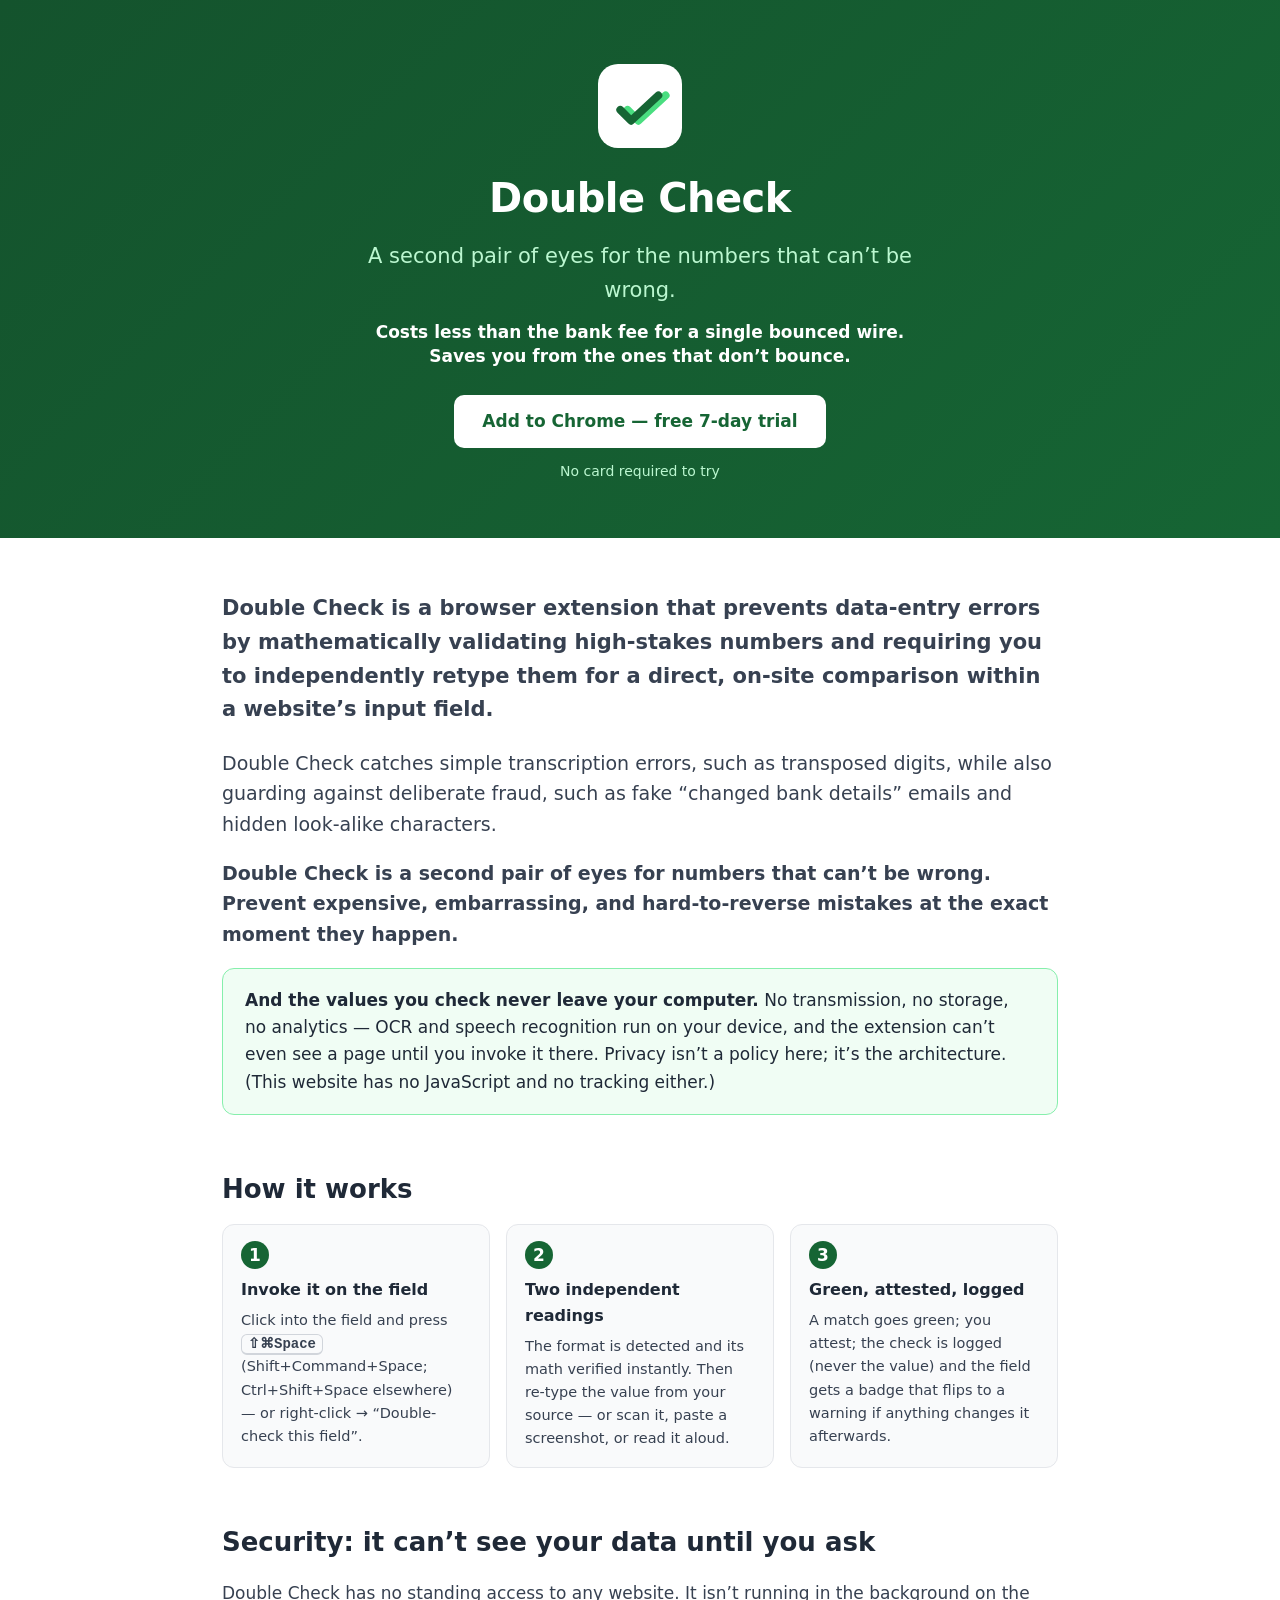
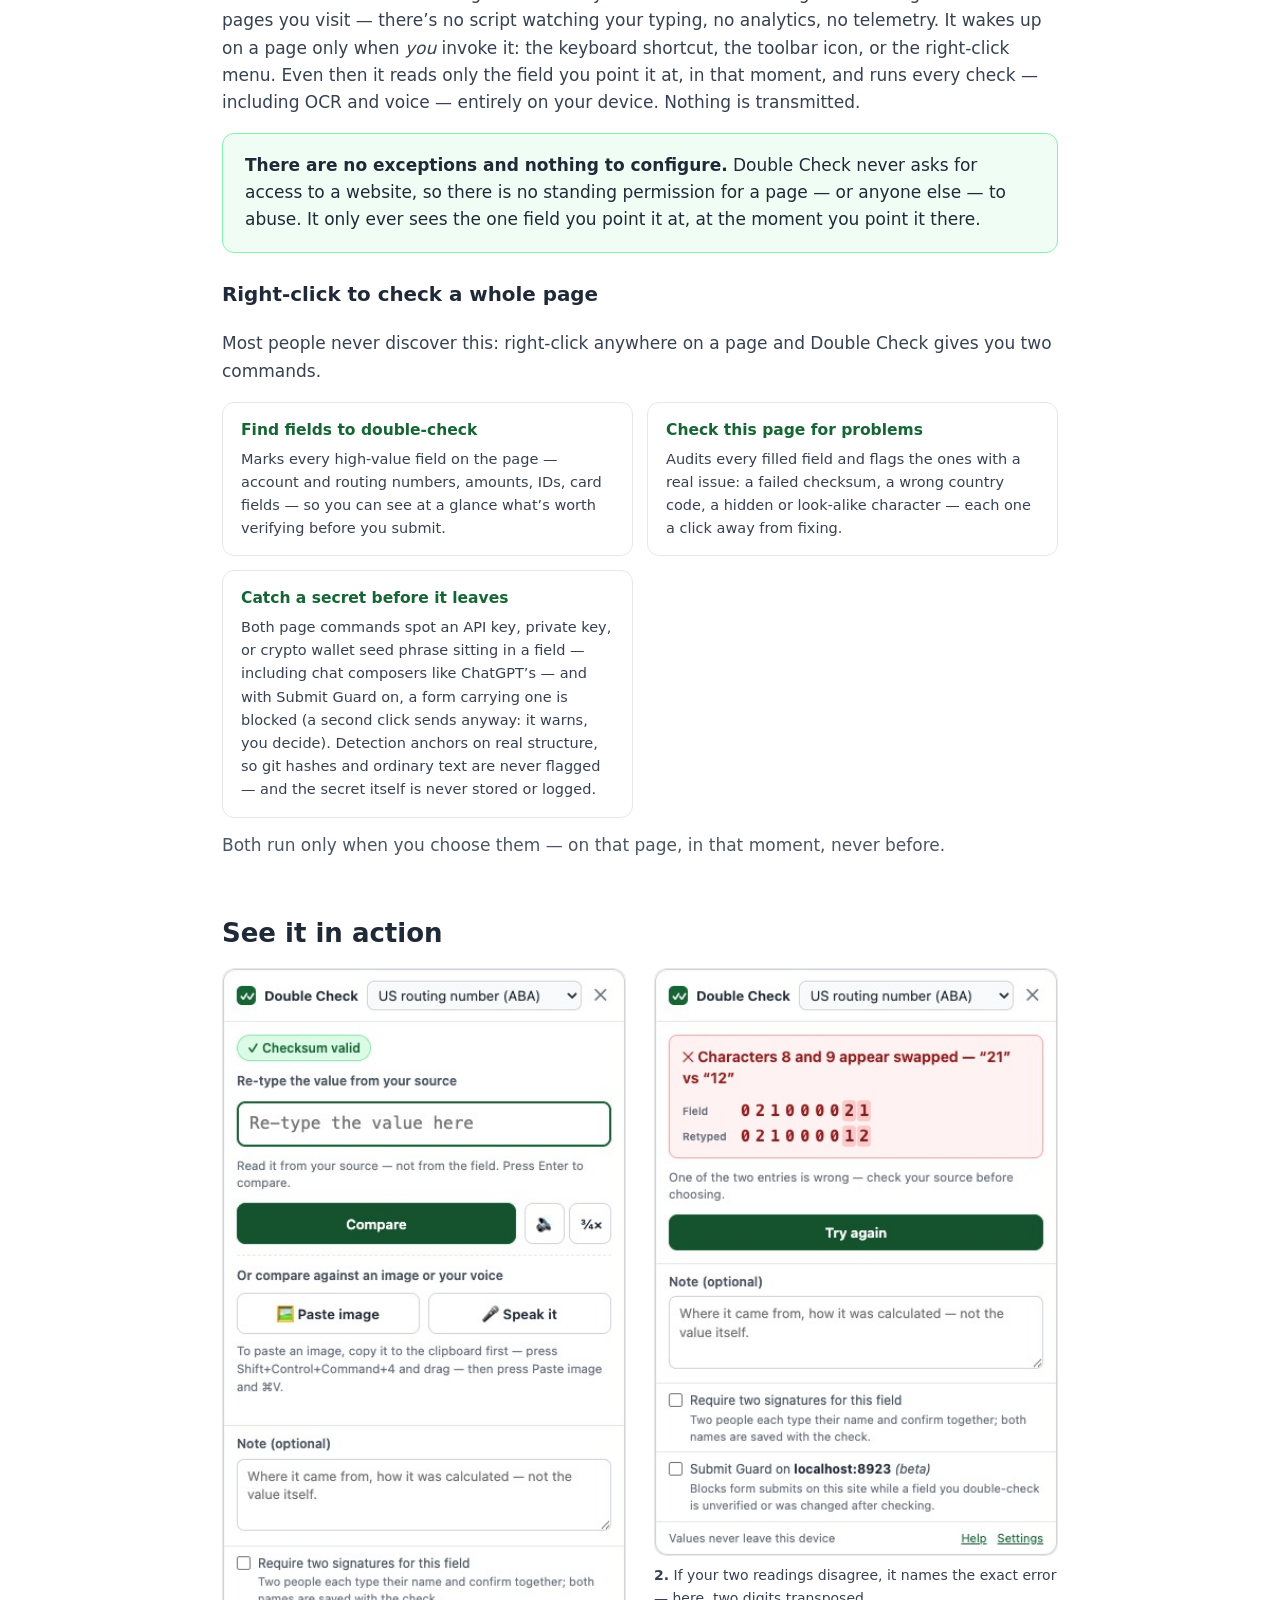
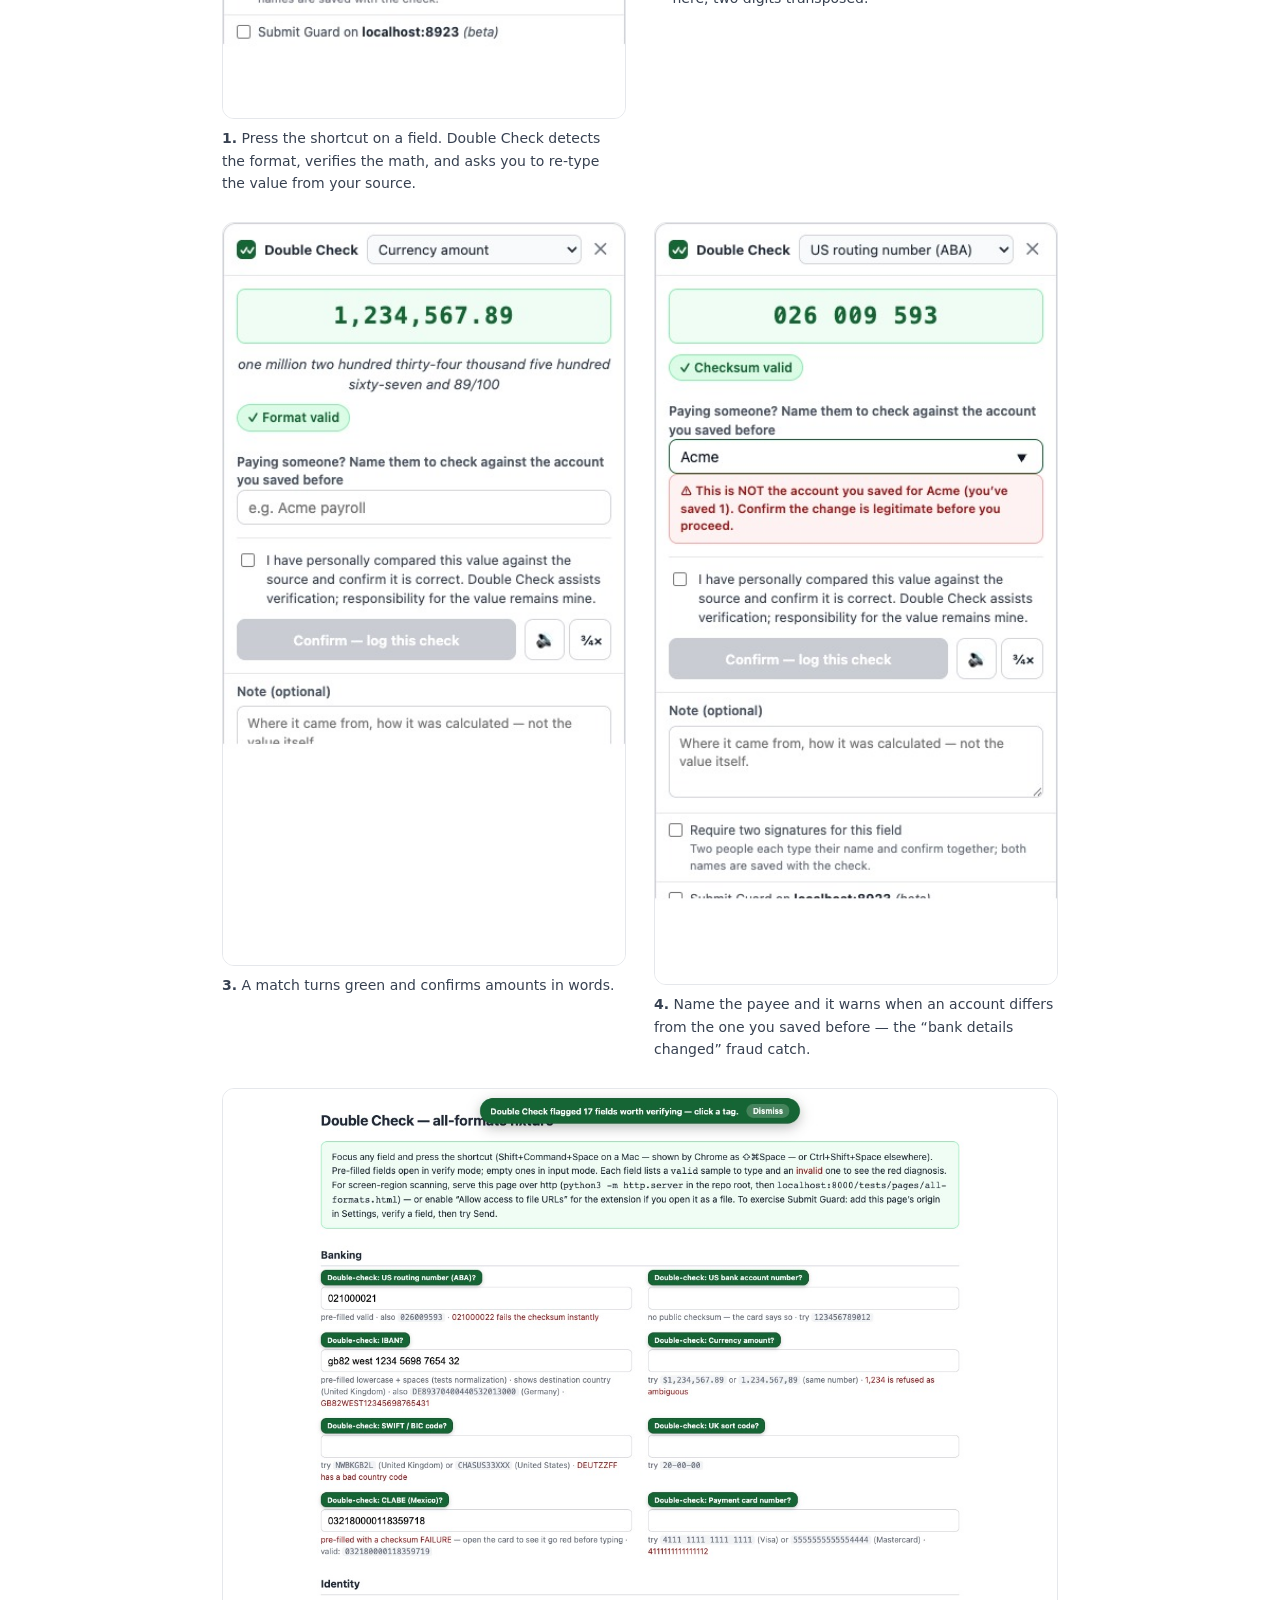
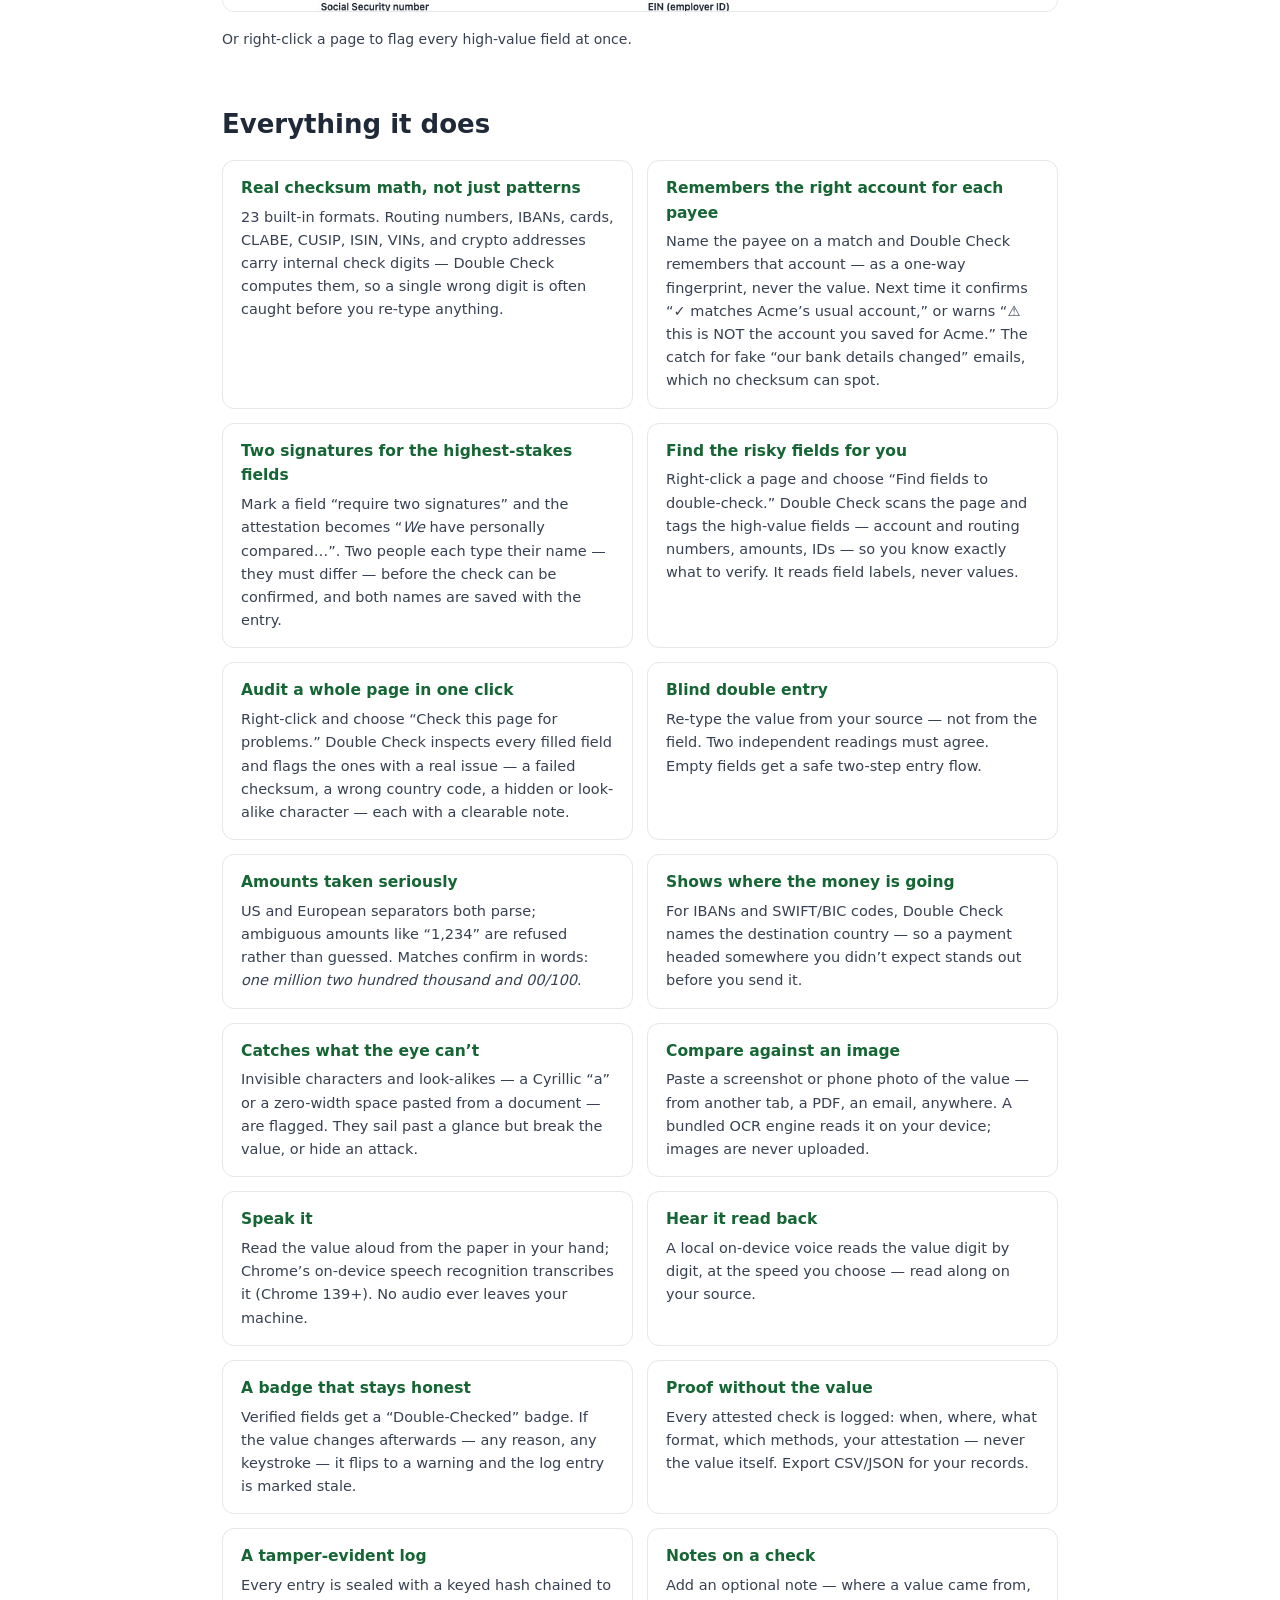
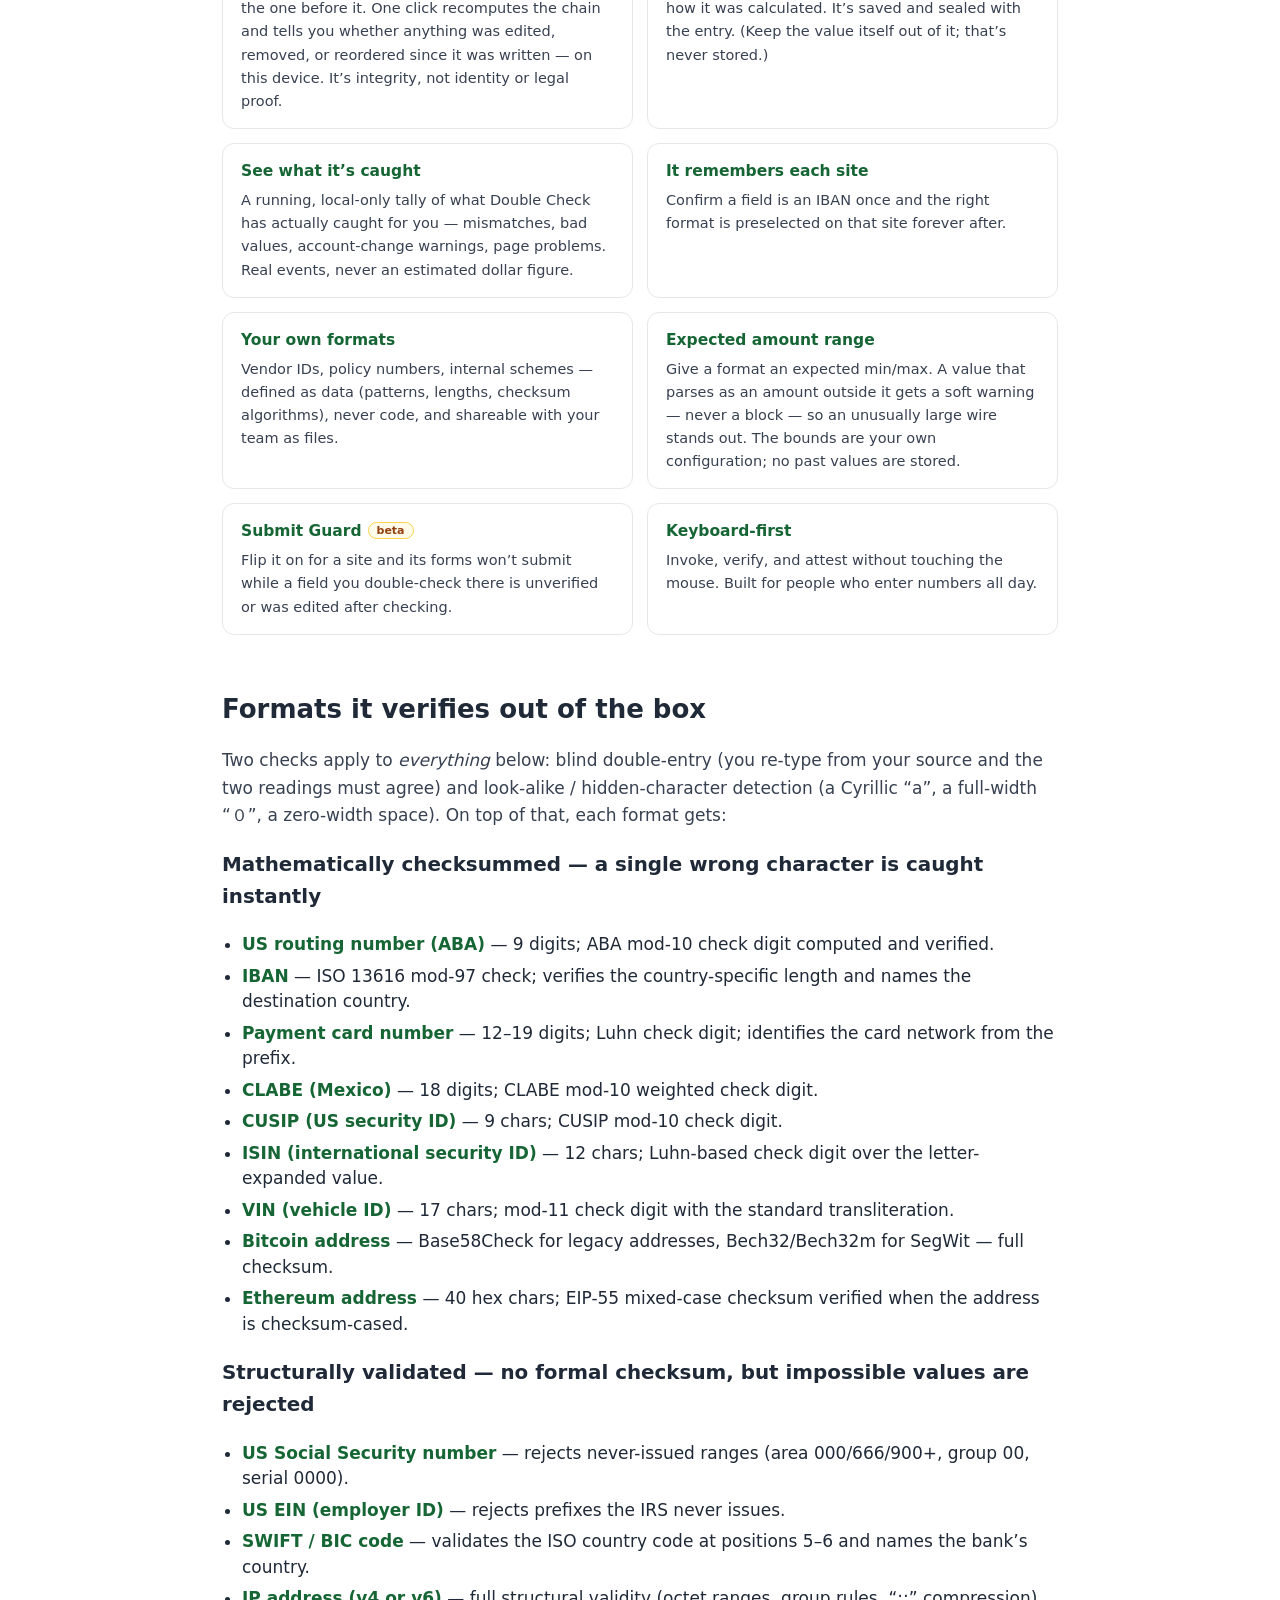
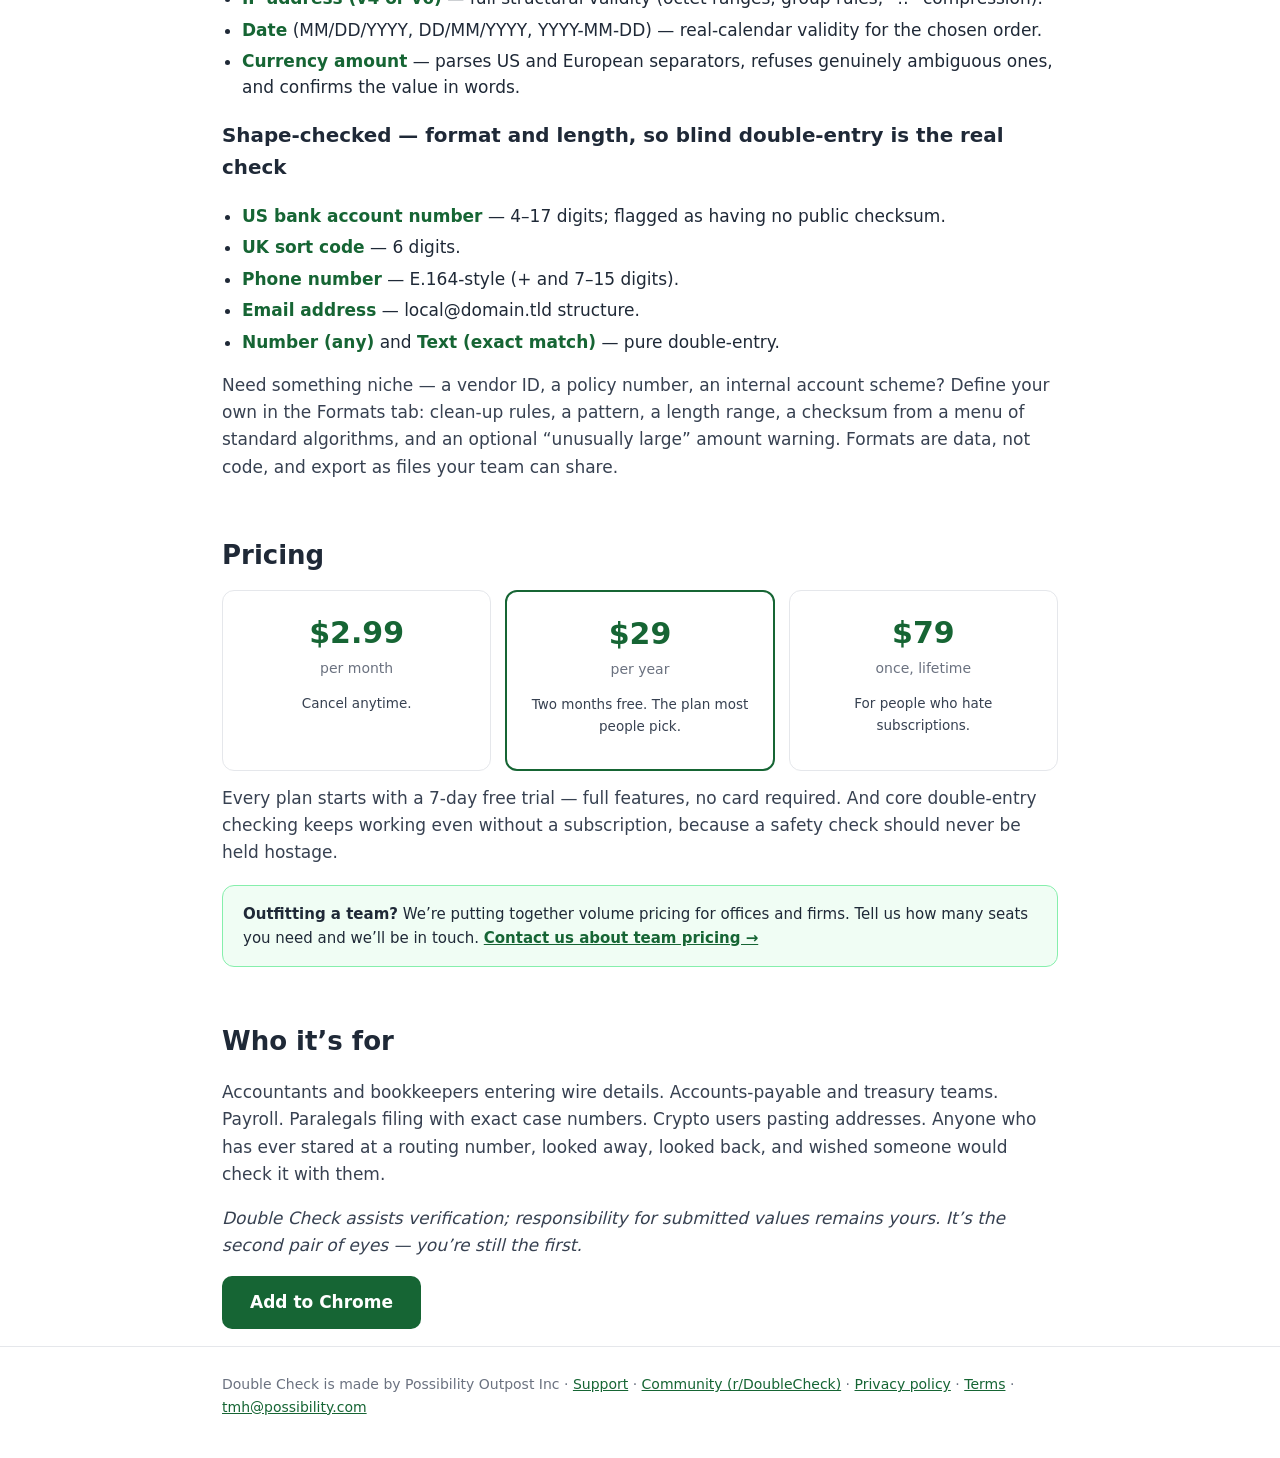
<file: index.html>
<!doctype html>
<html lang="en">
<head>
  <meta charset="UTF-8">
  <meta name="viewport" content="width=device-width, initial-scale=1.0">
  <title>Double Check — a second pair of eyes for numbers that can’t be wrong</title>
  <meta name="description" content="Chrome extension that verifies account numbers, routing numbers, amounts and IDs as you enter them — checksums, blind double entry, on-device OCR and voice. Values never leave your device.">
  <meta property="og:title" content="Double Check">
  <meta property="og:description" content="A second pair of eyes for numbers that can’t be wrong. Values never leave your device.">
  <meta property="og:image" content="https://doublecheck.possibility.com/og.jpg">
  <meta property="og:url" content="https://doublecheck.possibility.com/">
  <link rel="canonical" href="https://doublecheck.possibility.com/">
  <link rel="icon" href="favicon.png">
  <link rel="stylesheet" href="style.css">
  <!-- No JavaScript on this site, by design. Nothing here tracks you either. -->
</head>
<body>
  <header class="site">
    <div class="wrap">
      <div class="logo" aria-hidden="true">
        <svg viewBox="0 0 100 100" xmlns="http://www.w3.org/2000/svg">
          <path d="M22 56 L40 74 L85 32" fill="none" stroke="#4ade80" stroke-width="13"
                stroke-linecap="round" stroke-linejoin="round" transform="translate(7,0)"/>
          <path d="M22 56 L40 74 L85 32" fill="none" stroke="#166534" stroke-width="13"
                stroke-linecap="round" stroke-linejoin="round" transform="translate(-5,0)"/>
        </svg>
      </div>
      <h1>Double Check</h1>
      <p class="tag">A second pair of eyes for the numbers that can’t be wrong.</p>
      <p class="pitch">Costs less than the bank fee for a single bounced wire.<br>
      Saves you from the ones that don’t bounce.</p>
      <a class="cta" href="https://chromewebstore.google.com/detail/double-check/mnkfkinaakgknifodgbcakgflnaelhpe">Add to Chrome — free 7-day trial</a>
      <div class="subcta">No card required to try</div>
    </div>
  </header>

  <main class="wrap">
    <section>
      <p style="font-size:21px;font-weight:600;margin-top:0">Double Check is a browser extension
      that prevents data-entry errors by mathematically validating high-stakes numbers and
      requiring you to independently retype them for a direct, on-site comparison within a
      website’s input field.</p>
      <p style="font-size:19px">Double Check catches simple transcription errors, such as
      transposed digits, while also guarding against deliberate fraud, such as fake “changed
      bank details” emails and hidden look-alike characters.</p>
      <p style="font-size:19px;font-weight:600">Double Check is a second pair of eyes for numbers
      that can’t be wrong. Prevent expensive, embarrassing, and hard-to-reverse mistakes at the
      exact moment they happen.</p>
      <div class="promise">
        <strong>And the values you check never leave your computer.</strong> No transmission, no
        storage, no analytics — OCR and speech recognition run on your device, and the extension
        can’t even see a page until you invoke it there. Privacy isn’t a policy here; it’s the
        architecture. (This website has no JavaScript and no tracking either.)
      </div>
    </section>

    <section>
      <h2>How it works</h2>
      <div class="steps">
        <div class="step"><span class="n">1</span>
          <h3>Invoke it on the field</h3>
          <p>Click into the field and press <kbd>⇧⌘Space</kbd> (Shift+Command+Space; Ctrl+Shift+Space
          elsewhere) — or right-click → “Double-check this field”.</p>
        </div>
        <div class="step"><span class="n">2</span>
          <h3>Two independent readings</h3>
          <p>The format is detected and its math verified instantly. Then re-type the value from
          your source — or scan it, paste a screenshot, or read it aloud.</p>
        </div>
        <div class="step"><span class="n">3</span>
          <h3>Green, attested, logged</h3>
          <p>A match goes green; you attest; the check is logged (never the value) and the field
          gets a badge that flips to a warning if anything changes it afterwards.</p>
        </div>
      </div>
    </section>

    <section>
      <h2>Security: it can’t see your data until you ask</h2>
      <p>Double Check has no standing access to any website. It isn’t running in the background on the
      pages you visit — there’s no script watching your typing, no analytics, no telemetry. It wakes up
      on a page only when <em>you</em> invoke it: the keyboard shortcut, the toolbar icon, or the
      right-click menu. Even then it reads only the field you point it at, in that moment, and runs every
      check — including OCR and voice — entirely on your device. Nothing is transmitted.</p>
      <div class="promise">
        <strong>There are no exceptions and nothing to configure.</strong> Double Check never asks for
        access to a website, so there is no standing permission for a page — or anyone else — to abuse.
        It only ever sees the one field you point it at, at the moment you point it there.
      </div>

      <h3 style="margin-top:26px">Right-click to check a whole page</h3>
      <p>Most people never discover this: right-click anywhere on a page and Double Check gives you two
      commands.</p>
      <div class="grid">
        <div class="feat"><h3>Find fields to double-check</h3>
          <p>Marks every high-value field on the page — account and routing numbers, amounts, IDs, card
          fields — so you can see at a glance what’s worth verifying before you submit.</p></div>
        <div class="feat"><h3>Check this page for problems</h3>
          <p>Audits every filled field and flags the ones with a real issue: a failed checksum, a wrong
          country code, a hidden or look-alike character — each one a click away from fixing.</p></div>
        <div class="feat"><h3>Catch a secret before it leaves</h3>
          <p>Both page commands spot an API key, private key, or crypto wallet seed phrase sitting in a
          field — including chat composers like ChatGPT’s — and with Submit Guard on, a form carrying
          one is blocked (a second click sends anyway: it warns, you decide). Detection anchors on real
          structure, so git hashes and ordinary text are never flagged — and the secret itself is never
          stored or logged.</p></div>
      </div>
      <p style="margin-top:14px;color:#4b5563">Both run only when you choose them — on that page, in that
      moment, never before.</p>
    </section>

    <section>
      <h2>See it in action</h2>
      <div class="walk">
        <figure>
          <img src="doc-verify.jpg" alt="The Double Check card on a routing-number field: checksum valid, with a box to re-type the value from your source">
          <figcaption><strong>1.</strong> Press the shortcut on a field. Double Check detects the
          format, verifies the math, and asks you to re-type the value from your source.</figcaption>
        </figure>
        <figure>
          <img src="doc-mismatch.jpg" alt="A mismatch: characters 8 and 9 appear swapped, with both entries compared character by character">
          <figcaption><strong>2.</strong> If your two readings disagree, it names the exact error —
          here, two digits transposed.</figcaption>
        </figure>
        <figure>
          <img src="doc-match.jpg" alt="A green match showing an amount confirmed in words">
          <figcaption><strong>3.</strong> A match turns green and confirms amounts in words.</figcaption>
        </figure>
        <figure>
          <img src="doc-trusted.jpg" alt="A warning that this is not the account saved for the named payee">
          <figcaption><strong>4.</strong> Name the payee and it warns when an account differs from
          the one you saved before — the “bank details changed” fraud catch.</figcaption>
        </figure>
      </div>
      <figure class="wide">
        <img src="doc-scan.jpg" alt="A page with several high-value fields tagged for double-checking">
        <figcaption>Or right-click a page to flag every high-value field at once.</figcaption>
      </figure>
    </section>

    <section>
      <h2>Everything it does</h2>
      <div class="grid">
        <div class="feat"><h3>Real checksum math, not just patterns</h3>
          <p>23 built-in formats. Routing numbers, IBANs, cards, CLABE, CUSIP, ISIN, VINs, and
          crypto addresses carry internal check digits — Double Check computes them, so a single
          wrong digit is often caught before you re-type anything.</p></div>
        <div class="feat"><h3>Remembers the right account for each payee</h3>
          <p>Name the payee on a match and Double Check remembers that account — as a one-way
          fingerprint, never the value. Next time it confirms “✓ matches Acme’s usual account,”
          or warns “⚠ this is NOT the account you saved for Acme.” The catch for fake “our bank
          details changed” emails, which no checksum can spot.</p></div>
        <div class="feat"><h3>Two signatures for the highest-stakes fields</h3>
          <p>Mark a field “require two signatures” and the attestation becomes “<em>We</em> have
          personally compared…”. Two people each type their name — they must differ — before the
          check can be confirmed, and both names are saved with the entry.</p></div>
        <div class="feat"><h3>Find the risky fields for you</h3>
          <p>Right-click a page and choose “Find fields to double-check.” Double Check scans the
          page and tags the high-value fields — account and routing numbers, amounts, IDs — so you
          know exactly what to verify. It reads field labels, never values.</p></div>
        <div class="feat"><h3>Audit a whole page in one click</h3>
          <p>Right-click and choose “Check this page for problems.” Double Check inspects every
          filled field and flags the ones with a real issue — a failed checksum, a wrong country
          code, a hidden or look-alike character — each with a clearable note.</p></div>
        <div class="feat"><h3>Blind double entry</h3>
          <p>Re-type the value from your source — not from the field. Two independent readings
          must agree. Empty fields get a safe two-step entry flow.</p></div>
        <div class="feat"><h3>Amounts taken seriously</h3>
          <p>US and European separators both parse; ambiguous amounts like “1,234” are refused
          rather than guessed. Matches confirm in words: <em>one million two hundred thousand
          and 00/100</em>.</p></div>
        <div class="feat"><h3>Shows where the money is going</h3>
          <p>For IBANs and SWIFT/BIC codes, Double Check names the destination country — so a
          payment headed somewhere you didn’t expect stands out before you send it.</p></div>
        <div class="feat"><h3>Catches what the eye can’t</h3>
          <p>Invisible characters and look-alikes — a Cyrillic “а” or a zero-width space pasted
          from a document — are flagged. They sail past a glance but break the value, or hide an
          attack.</p></div>
        <div class="feat"><h3>Compare against an image</h3>
          <p>Paste a screenshot or phone photo of the value — from another tab, a PDF, an
          email, anywhere. A bundled OCR engine reads it on your device; images are never
          uploaded.</p></div>
        <div class="feat"><h3>Speak it</h3>
          <p>Read the value aloud from the paper in your hand; Chrome’s on-device speech
          recognition transcribes it (Chrome 139+). No audio ever leaves your machine.</p></div>
        <div class="feat"><h3>Hear it read back</h3>
          <p>A local on-device voice reads the value digit by digit, at the speed you choose —
          read along on your source.</p></div>
        <div class="feat"><h3>A badge that stays honest</h3>
          <p>Verified fields get a “Double-Checked” badge. If the value changes afterwards — any
          reason, any keystroke — it flips to a warning and the log entry is marked stale.</p></div>
        <div class="feat"><h3>Proof without the value</h3>
          <p>Every attested check is logged: when, where, what format, which methods, your
          attestation — never the value itself. Export CSV/JSON for your records.</p></div>
        <div class="feat"><h3>A tamper-evident log</h3>
          <p>Every entry is sealed with a keyed hash chained to the one before it. One click
          recomputes the chain and tells you whether anything was edited, removed, or reordered
          since it was written — on this device. It’s integrity, not identity or legal proof.</p></div>
        <div class="feat"><h3>Notes on a check</h3>
          <p>Add an optional note — where a value came from, how it was calculated. It’s saved and
          sealed with the entry. (Keep the value itself out of it; that’s never stored.)</p></div>
        <div class="feat"><h3>See what it’s caught</h3>
          <p>A running, local-only tally of what Double Check has actually caught for you —
          mismatches, bad values, account-change warnings, page problems. Real events, never an
          estimated dollar figure.</p></div>
        <div class="feat"><h3>It remembers each site</h3>
          <p>Confirm a field is an IBAN once and the right format is preselected on that site
          forever after.</p></div>
        <div class="feat"><h3>Your own formats</h3>
          <p>Vendor IDs, policy numbers, internal schemes — defined as data (patterns, lengths,
          checksum algorithms), never code, and shareable with your team as files.</p></div>
        <div class="feat"><h3>Expected amount range</h3>
          <p>Give a format an expected min/max. A value that parses as an amount outside it gets a
          soft warning — never a block — so an unusually large wire stands out. The bounds are your
          own configuration; no past values are stored.</p></div>
        <div class="feat"><h3>Submit Guard<span class="beta">beta</span></h3>
          <p>Flip it on for a site and its forms won’t submit while a field you double-check
          there is unverified or was edited after checking.</p></div>
        <div class="feat"><h3>Keyboard-first</h3>
          <p>Invoke, verify, and attest without touching the mouse. Built for people who enter
          numbers all day.</p></div>
      </div>
    </section>

    <section>
      <h2>Formats it verifies out of the box</h2>
      <p>Two checks apply to <em>everything</em> below: blind double-entry (you re-type from your
      source and the two readings must agree) and look-alike / hidden-character detection (a
      Cyrillic “а”, a full-width “０”, a zero-width space). On top of that, each format gets:</p>

      <h3>Mathematically checksummed — a single wrong character is caught instantly</h3>
      <ul class="formats">
        <li><strong>US routing number (ABA)</strong> — 9 digits; ABA mod-10 check digit computed and verified.</li>
        <li><strong>IBAN</strong> — ISO 13616 mod-97 check; verifies the country-specific length and names the destination country.</li>
        <li><strong>Payment card number</strong> — 12–19 digits; Luhn check digit; identifies the card network from the prefix.</li>
        <li><strong>CLABE (Mexico)</strong> — 18 digits; CLABE mod-10 weighted check digit.</li>
        <li><strong>CUSIP (US security ID)</strong> — 9 chars; CUSIP mod-10 check digit.</li>
        <li><strong>ISIN (international security ID)</strong> — 12 chars; Luhn-based check digit over the letter-expanded value.</li>
        <li><strong>VIN (vehicle ID)</strong> — 17 chars; mod-11 check digit with the standard transliteration.</li>
        <li><strong>Bitcoin address</strong> — Base58Check for legacy addresses, Bech32/Bech32m for SegWit — full checksum.</li>
        <li><strong>Ethereum address</strong> — 40 hex chars; EIP-55 mixed-case checksum verified when the address is checksum-cased.</li>
      </ul>

      <h3>Structurally validated — no formal checksum, but impossible values are rejected</h3>
      <ul class="formats">
        <li><strong>US Social Security number</strong> — rejects never-issued ranges (area 000/666/900+, group 00, serial 0000).</li>
        <li><strong>US EIN (employer ID)</strong> — rejects prefixes the IRS never issues.</li>
        <li><strong>SWIFT / BIC code</strong> — validates the ISO country code at positions 5–6 and names the bank’s country.</li>
        <li><strong>IP address (v4 or v6)</strong> — full structural validity (octet ranges, group rules, “::” compression).</li>
        <li><strong>Date</strong> (MM/DD/YYYY, DD/MM/YYYY, YYYY-MM-DD) — real-calendar validity for the chosen order.</li>
        <li><strong>Currency amount</strong> — parses US and European separators, refuses genuinely ambiguous ones, and confirms the value in words.</li>
      </ul>

      <h3>Shape-checked — format and length, so blind double-entry is the real check</h3>
      <ul class="formats">
        <li><strong>US bank account number</strong> — 4–17 digits; flagged as having no public checksum.</li>
        <li><strong>UK sort code</strong> — 6 digits.</li>
        <li><strong>Phone number</strong> — E.164-style (+ and 7–15 digits).</li>
        <li><strong>Email address</strong> — local@domain.tld structure.</li>
        <li><strong>Number (any)</strong> and <strong>Text (exact match)</strong> — pure double-entry.</li>
      </ul>

      <p>Need something niche — a vendor ID, a policy number, an internal account scheme? Define your
      own in the Formats tab: clean-up rules, a pattern, a length range, a checksum from a menu of
      standard algorithms, and an optional “unusually large” amount warning. Formats are data, not
      code, and export as files your team can share.</p>
    </section>

    <section>
      <h2>Pricing</h2>
      <div class="price-row">
        <div class="price"><div class="amt">$2.99</div><div class="per">per month</div>
          <p>Cancel anytime.</p></div>
        <div class="price hot"><div class="amt">$29</div><div class="per">per year</div>
          <p>Two months free. The plan most people pick.</p></div>
        <div class="price"><div class="amt">$79</div><div class="per">once, lifetime</div>
          <p>For people who hate subscriptions.</p></div>
      </div>
      <p style="margin-top:14px">Every plan starts with a 7-day free trial — full features, no
      card required. And core double-entry checking keeps working even without a subscription,
      because a safety check should never be held hostage.</p>
      <div class="teams">
        <strong>Outfitting a team?</strong> We’re putting together volume pricing for offices and
        firms. Tell us how many seats you need and we’ll be in touch.
        <a href="mailto:tmh@possibility.com?subject=Double%20Check%20%E2%80%94%20Team%20pricing%20inquiry&amp;body=How%20many%20people%20on%20your%20team%3F%0AWhat%20does%20your%20team%20do%3F%0A">Contact us about team pricing →</a>
      </div>
    </section>

    <section>
      <h2>Who it’s for</h2>
      <p>Accountants and bookkeepers entering wire details. Accounts-payable and treasury teams.
      Payroll. Paralegals filing with exact case numbers. Crypto users pasting addresses. Anyone
      who has ever stared at a routing number, looked away, looked back, and wished someone would
      check it with them.</p>
      <p><em>Double Check assists verification; responsibility for submitted values remains
      yours. It’s the second pair of eyes — you’re still the first.</em></p>
      <p><a class="cta" style="background:#166534;color:#fff" href="https://chromewebstore.google.com/detail/double-check/mnkfkinaakgknifodgbcakgflnaelhpe">Add to Chrome</a></p>
    </section>
  </main>

  <footer class="site">
    <div class="wrap">
      Double Check is made by Possibility Outpost Inc ·
      <a href="support.html">Support</a> ·
      <a href="https://www.reddit.com/r/DoubleCheck/" target="_blank" rel="noopener">Community (r/DoubleCheck)</a> ·
      <a href="privacy.html">Privacy policy</a> ·
      <a href="terms.html">Terms</a> ·
      <a href="mailto:tmh@possibility.com">tmh@possibility.com</a>
    </div>
  </footer>
</body>
</html>
</file>
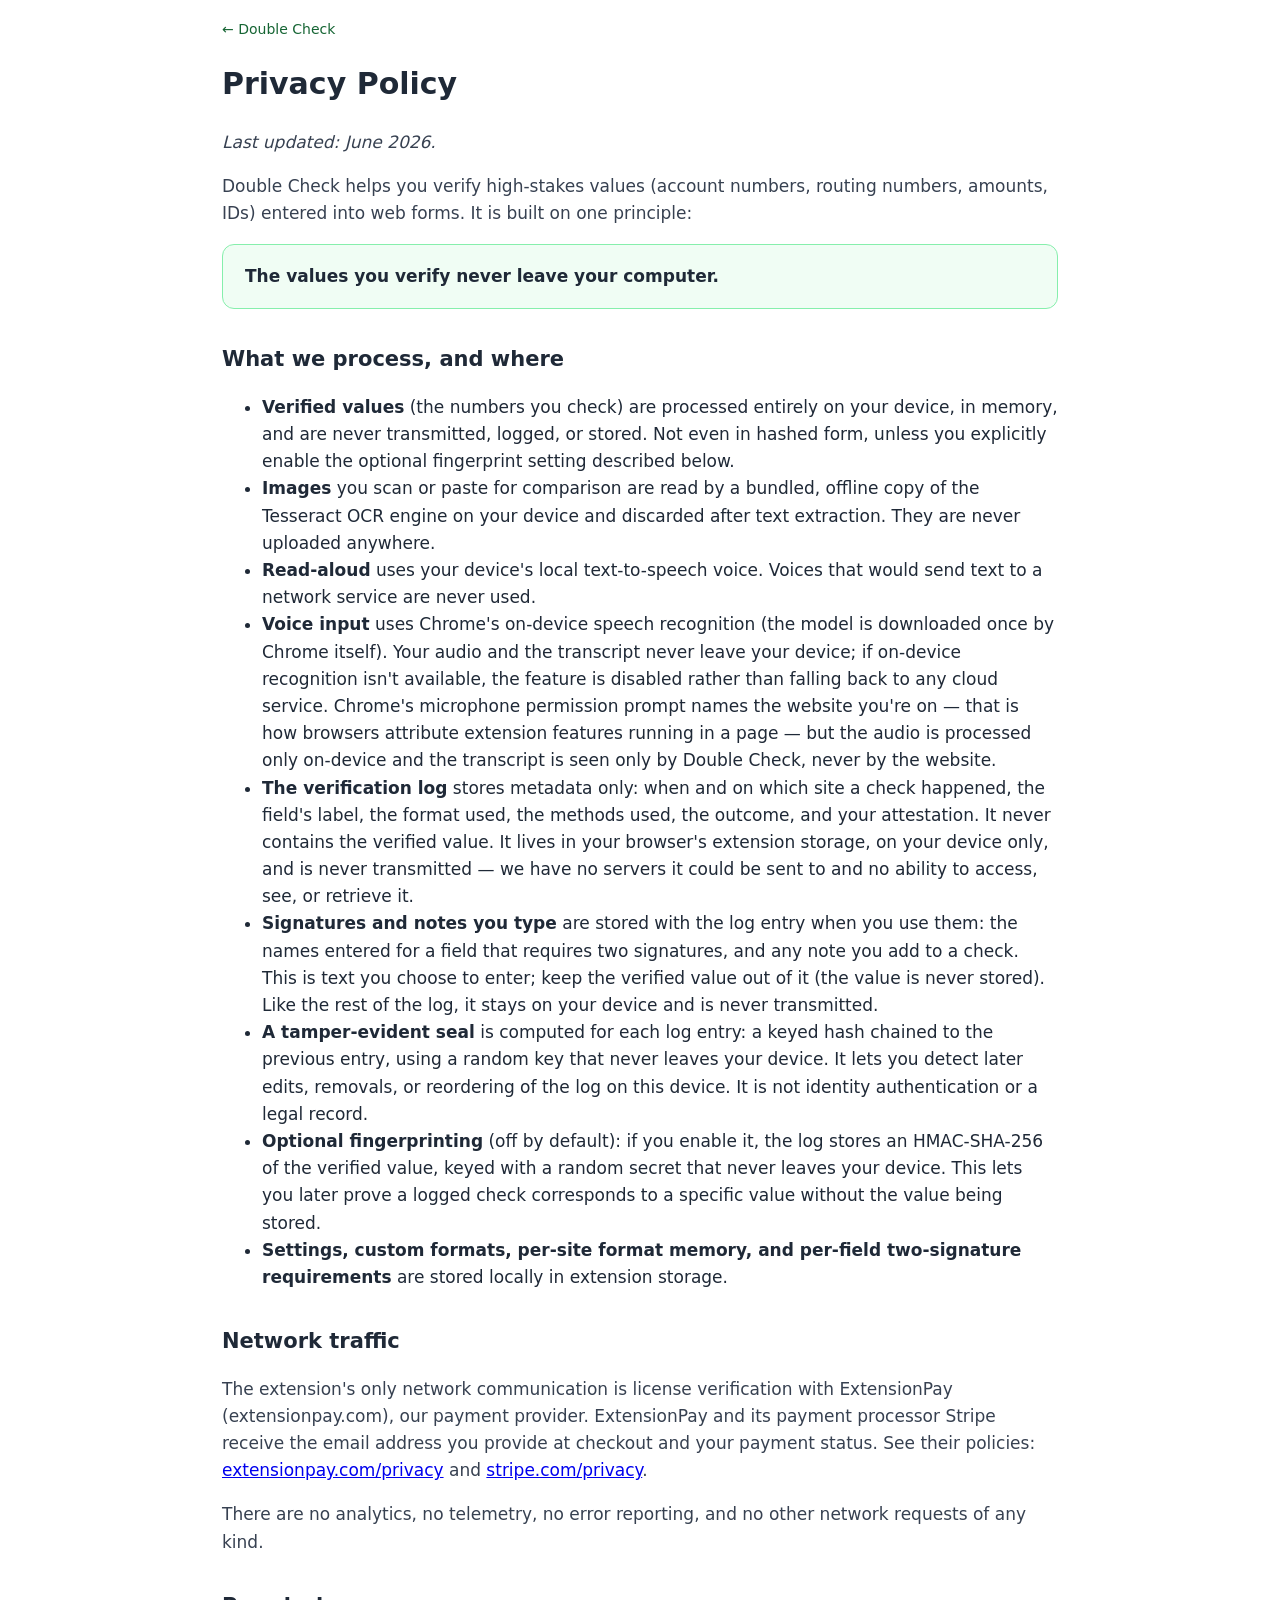
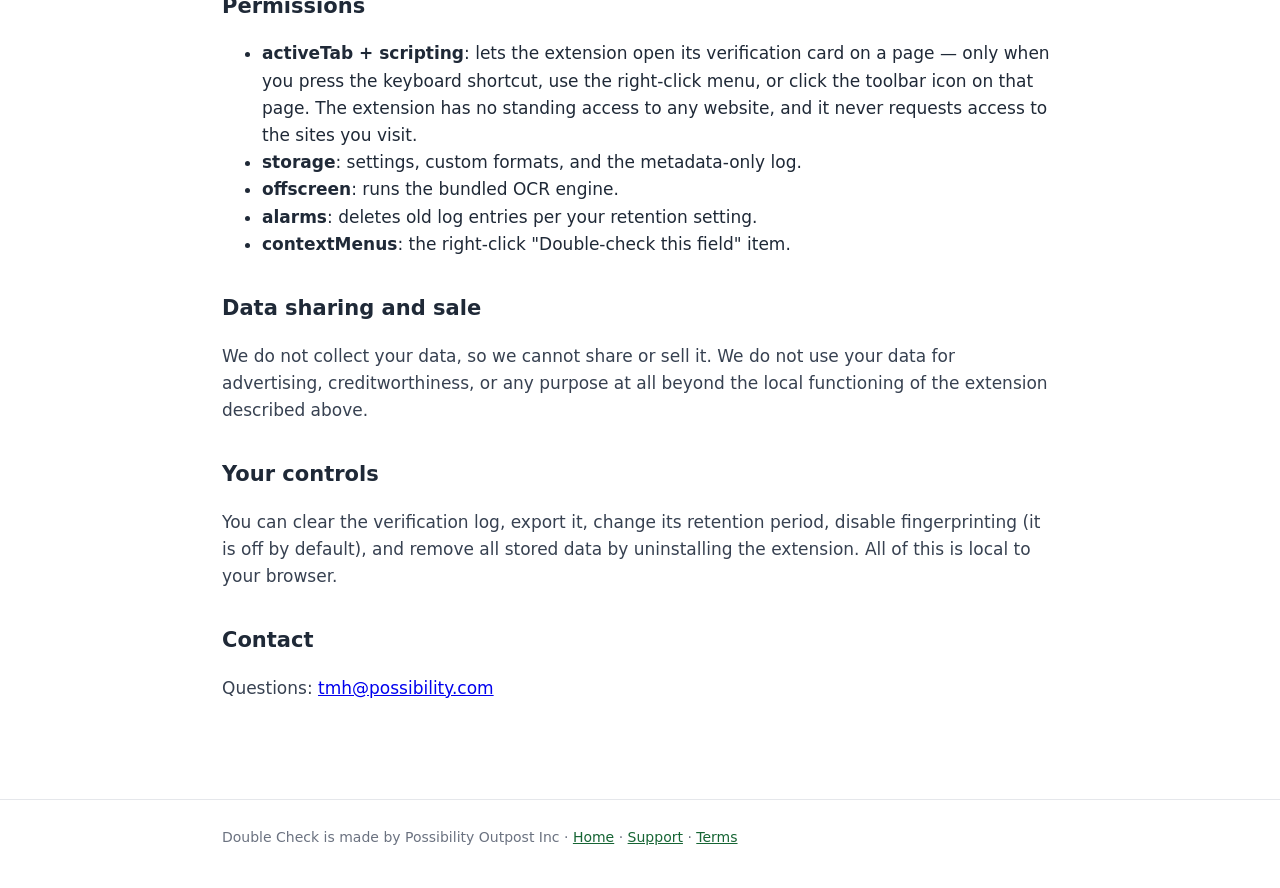
<file: privacy.html>
<!doctype html>
<html lang="en">
<head>
  <meta charset="UTF-8">
  <meta name="viewport" content="width=device-width, initial-scale=1.0">
  <title>Privacy Policy — Double Check</title>
  <link rel="icon" href="favicon.png">
  <link rel="stylesheet" href="style.css">
</head>
<body>
  <div class="wrap docpage">
    <nav class="crumb"><a href="index.html">← Double Check</a></nav>
    <h1>Privacy Policy</h1>
    <p><em>Last updated: June 2026.</em></p>

    <p>Double Check helps you verify high-stakes values (account numbers, routing numbers,
    amounts, IDs) entered into web forms. It is built on one principle:</p>
    <div class="promise"><strong>The values you verify never leave your computer.</strong></div>

    <h2>What we process, and where</h2>
    <ul>
      <li><strong>Verified values</strong> (the numbers you check) are processed entirely on your
      device, in memory, and are never transmitted, logged, or stored. Not even in hashed form,
      unless you explicitly enable the optional fingerprint setting described below.</li>
      <li><strong>Images</strong> you scan or paste for comparison are read by a bundled, offline
      copy of the Tesseract OCR engine on your device and discarded after text extraction. They
      are never uploaded anywhere.</li>
      <li><strong>Read-aloud</strong> uses your device's local text-to-speech voice. Voices that
      would send text to a network service are never used.</li>
      <li><strong>Voice input</strong> uses Chrome's on-device speech recognition (the model is
      downloaded once by Chrome itself). Your audio and the transcript never leave your device;
      if on-device recognition isn't available, the feature is disabled rather than falling back
      to any cloud service. Chrome's microphone permission prompt names the website you're on —
      that is how browsers attribute extension features running in a page — but the audio is
      processed only on-device and the transcript is seen only by Double Check, never by the
      website.</li>
      <li><strong>The verification log</strong> stores metadata only: when and on which site a
      check happened, the field's label, the format used, the methods used, the outcome, and
      your attestation. It never contains the verified value. It lives in your browser's
      extension storage, on your device only, and is never transmitted — we have no servers it
      could be sent to and no ability to access, see, or retrieve it.</li>
      <li><strong>Signatures and notes you type</strong> are stored with the log entry when you
      use them: the names entered for a field that requires two signatures, and any note you add
      to a check. This is text you choose to enter; keep the verified value out of it (the value
      is never stored). Like the rest of the log, it stays on your device and is never transmitted.</li>
      <li><strong>A tamper-evident seal</strong> is computed for each log entry: a keyed hash
      chained to the previous entry, using a random key that never leaves your device. It lets you
      detect later edits, removals, or reordering of the log on this device. It is not identity
      authentication or a legal record.</li>
      <li><strong>Optional fingerprinting</strong> (off by default): if you enable it, the log
      stores an HMAC-SHA-256 of the verified value, keyed with a random secret that never leaves
      your device. This lets you later prove a logged check corresponds to a specific value
      without the value being stored.</li>
      <li><strong>Settings, custom formats, per-site format memory, and per-field two-signature
      requirements</strong> are stored locally in extension storage.</li>
    </ul>

    <h2>Network traffic</h2>
    <p>The extension's only network communication is license verification with ExtensionPay
    (extensionpay.com), our payment provider. ExtensionPay and its payment processor Stripe
    receive the email address you provide at checkout and your payment status. See their
    policies: <a href="https://extensionpay.com/privacy">extensionpay.com/privacy</a> and
    <a href="https://stripe.com/privacy">stripe.com/privacy</a>.</p>
    <p>There are no analytics, no telemetry, no error reporting, and no other network requests
    of any kind.</p>

    <h2>Permissions</h2>
    <ul>
      <li><strong>activeTab + scripting</strong>: lets the extension open its verification card
      on a page — only when you press the keyboard shortcut, use the right-click menu, or click
      the toolbar icon on that page. The extension has no standing access to any website, and it
      never requests access to the sites you visit.</li>
      <li><strong>storage</strong>: settings, custom formats, and the metadata-only log.</li>
      <li><strong>offscreen</strong>: runs the bundled OCR engine.</li>
      <li><strong>alarms</strong>: deletes old log entries per your retention setting.</li>
      <li><strong>contextMenus</strong>: the right-click "Double-check this field" item.</li>
    </ul>

    <h2>Data sharing and sale</h2>
    <p>We do not collect your data, so we cannot share or sell it. We do not use your data for
    advertising, creditworthiness, or any purpose at all beyond the local functioning of the
    extension described above.</p>

    <h2>Your controls</h2>
    <p>You can clear the verification log, export it, change its retention period, disable
    fingerprinting (it is off by default), and remove all stored data by uninstalling the
    extension. All of this is local to your browser.</p>

    <h2>Contact</h2>
    <p>Questions: <a href="mailto:tmh@possibility.com">tmh@possibility.com</a></p>
  </div>
  <footer class="site"><div class="wrap">
    Double Check is made by Possibility Outpost Inc ·
    <a href="index.html">Home</a> · <a href="support.html">Support</a> · <a href="terms.html">Terms</a>
  </div></footer>
</body>
</html>
</file>
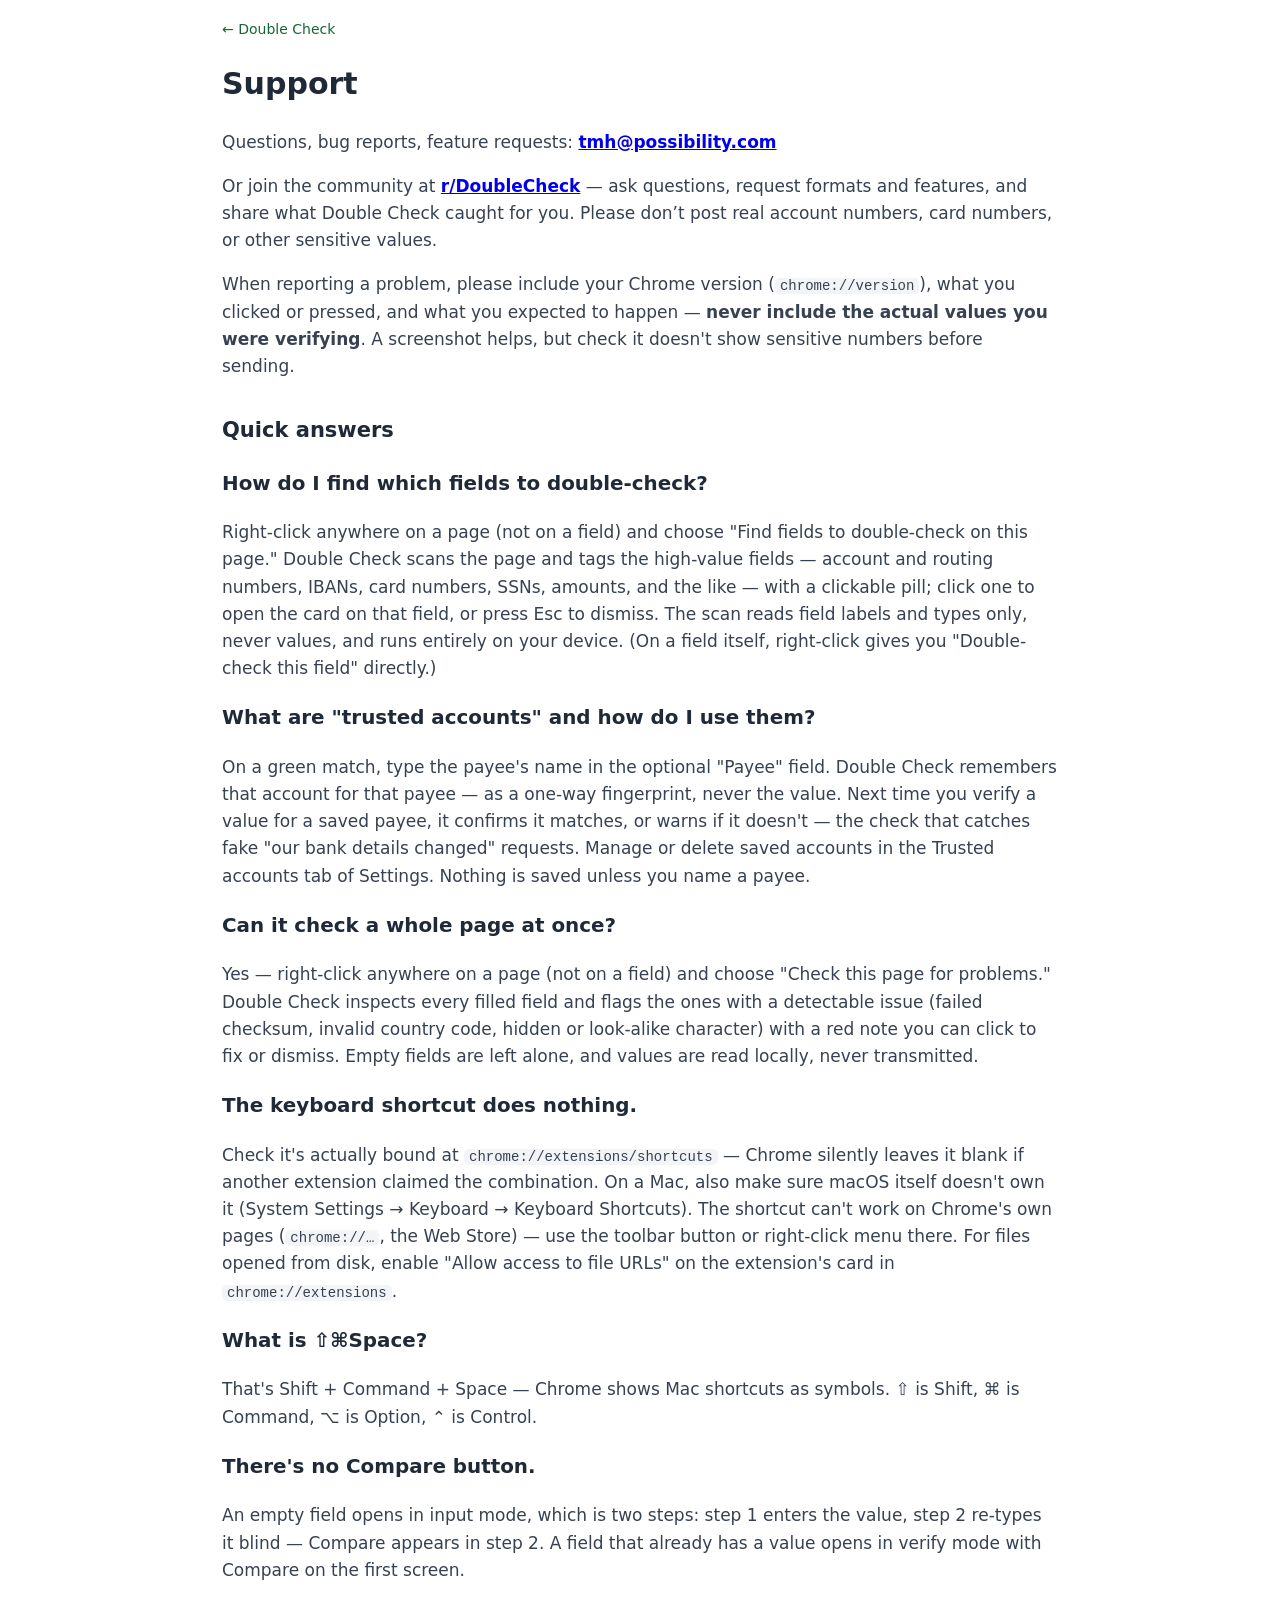
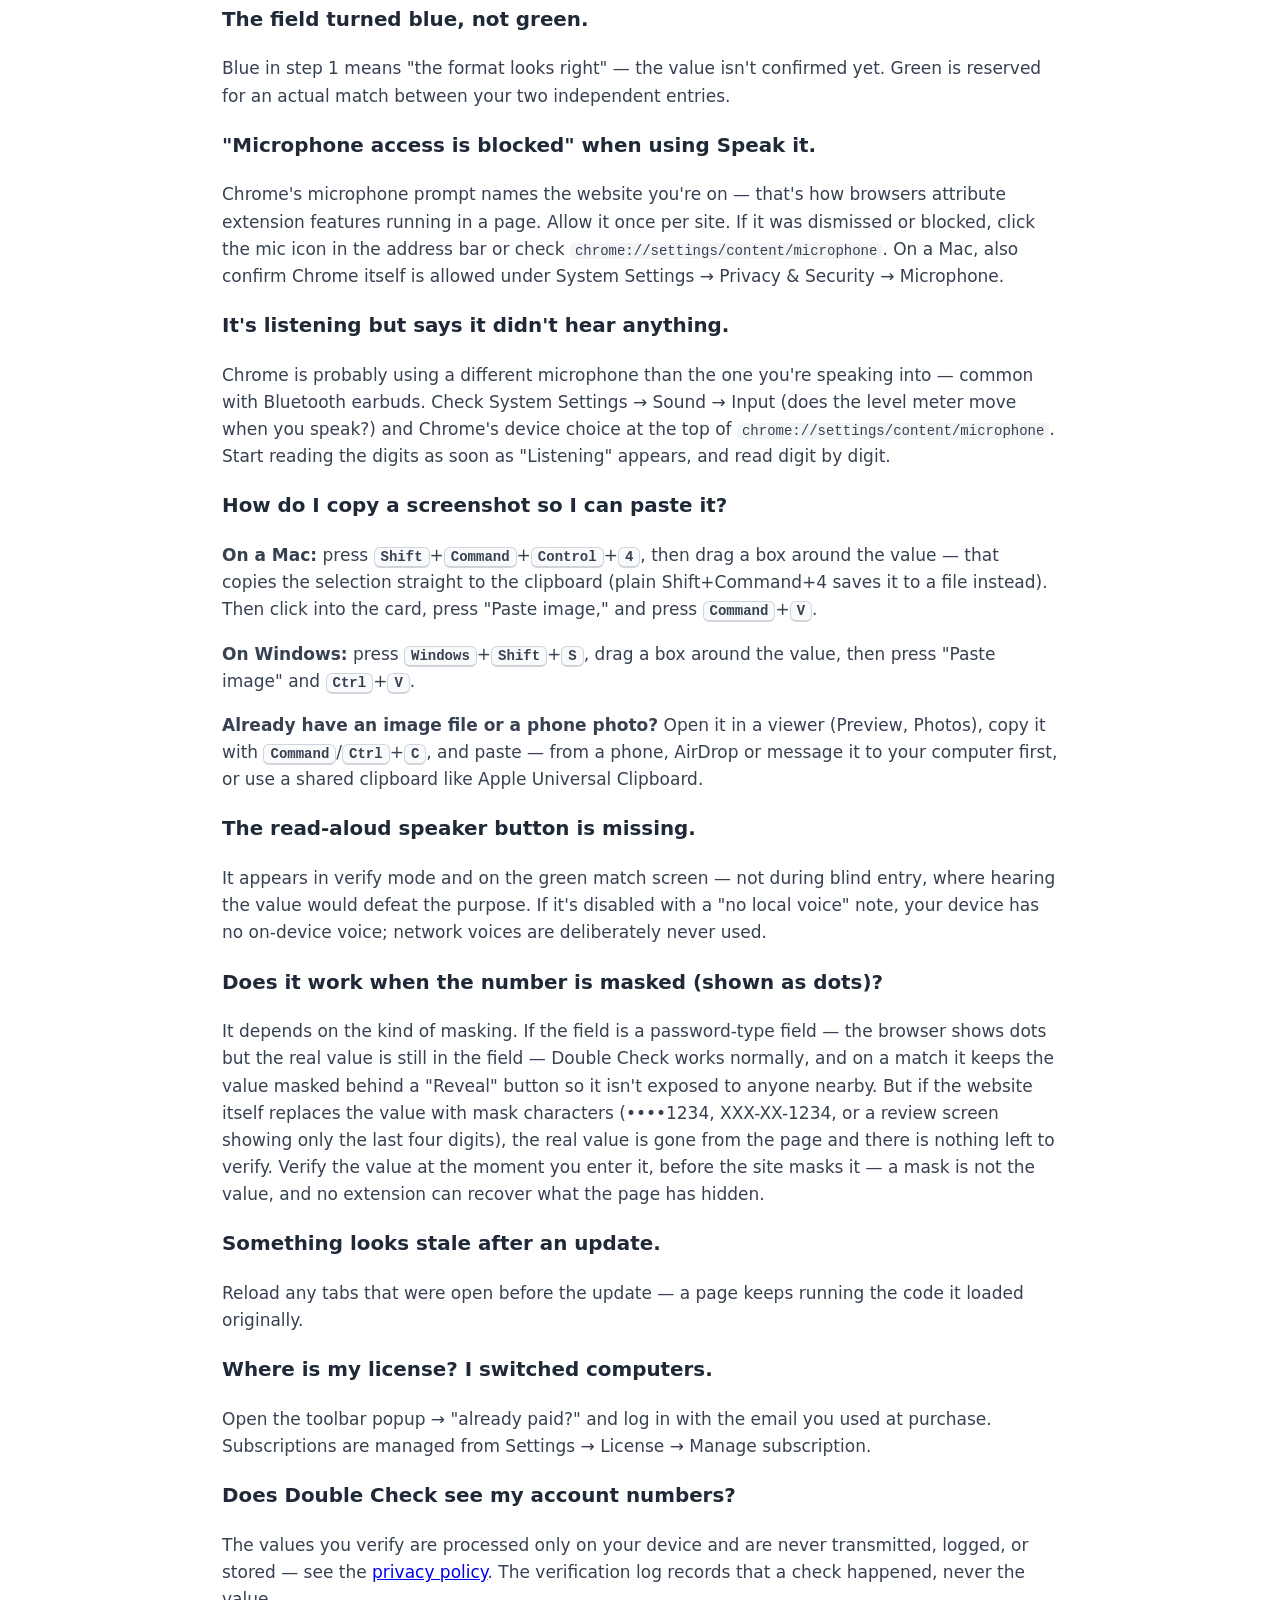
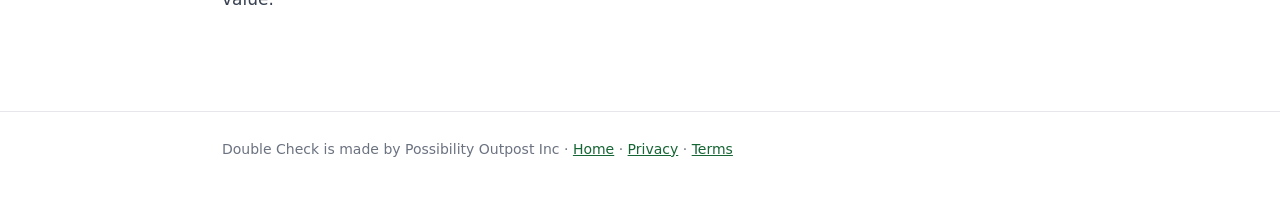
<file: support.html>
<!doctype html>
<html lang="en">
<head>
  <meta charset="UTF-8">
  <meta name="viewport" content="width=device-width, initial-scale=1.0">
  <title>Support — Double Check</title>
  <link rel="icon" href="favicon.png">
  <link rel="stylesheet" href="style.css">
</head>
<body>
  <div class="wrap docpage">
    <nav class="crumb"><a href="index.html">← Double Check</a></nav>
    <h1>Support</h1>

    <p>Questions, bug reports, feature requests:
    <strong><a href="mailto:tmh@possibility.com">tmh@possibility.com</a></strong></p>

    <p>Or join the community at
    <strong><a href="https://www.reddit.com/r/DoubleCheck/" target="_blank" rel="noopener">r/DoubleCheck</a></strong>
    — ask questions, request formats and features, and share what Double Check caught for you.
    Please don’t post real account numbers, card numbers, or other sensitive values.</p>

    <p>When reporting a problem, please include your Chrome version
    (<code>chrome://version</code>), what you clicked or pressed, and what you expected to
    happen — <strong>never include the actual values you were verifying</strong>. A screenshot
    helps, but check it doesn't show sensitive numbers before sending.</p>

    <h2>Quick answers</h2>

    <h3>How do I find which fields to double-check?</h3>
    <p>Right-click anywhere on a page (not on a field) and choose "Find fields to double-check on
    this page." Double Check scans the page and tags the high-value fields — account and routing
    numbers, IBANs, card numbers, SSNs, amounts, and the like — with a clickable pill; click one
    to open the card on that field, or press Esc to dismiss. The scan reads field labels and types
    only, never values, and runs entirely on your device. (On a field itself, right-click gives you
    "Double-check this field" directly.)</p>

    <h3>What are "trusted accounts" and how do I use them?</h3>
    <p>On a green match, type the payee's name in the optional "Payee" field. Double Check remembers
    that account for that payee — as a one-way fingerprint, never the value. Next time you verify a
    value for a saved payee, it confirms it matches, or warns if it doesn't — the check that catches
    fake "our bank details changed" requests. Manage or delete saved accounts in the Trusted accounts
    tab of Settings. Nothing is saved unless you name a payee.</p>

    <h3>Can it check a whole page at once?</h3>
    <p>Yes — right-click anywhere on a page (not on a field) and choose "Check this page for
    problems." Double Check inspects every filled field and flags the ones with a detectable issue
    (failed checksum, invalid country code, hidden or look-alike character) with a red note you can
    click to fix or dismiss. Empty fields are left alone, and values are read locally, never
    transmitted.</p>

    <h3>The keyboard shortcut does nothing.</h3>
    <p>Check it's actually bound at <code>chrome://extensions/shortcuts</code> — Chrome silently
    leaves it blank if another extension claimed the combination. On a Mac, also make sure macOS
    itself doesn't own it (System Settings → Keyboard → Keyboard Shortcuts). The shortcut can't
    work on Chrome's own pages (<code>chrome://…</code>, the Web Store) — use the toolbar button
    or right-click menu there. For files opened from disk, enable "Allow access to file URLs" on
    the extension's card in <code>chrome://extensions</code>.</p>

    <h3>What is ⇧⌘Space?</h3>
    <p>That's Shift + Command + Space — Chrome shows Mac shortcuts as symbols. ⇧ is Shift,
    ⌘ is Command, ⌥ is Option, ⌃ is Control.</p>

    <h3>There's no Compare button.</h3>
    <p>An empty field opens in input mode, which is two steps: step 1 enters the value, step 2
    re-types it blind — Compare appears in step 2. A field that already has a value opens in
    verify mode with Compare on the first screen.</p>

    <h3>The field turned blue, not green.</h3>
    <p>Blue in step 1 means "the format looks right" — the value isn't confirmed yet. Green is
    reserved for an actual match between your two independent entries.</p>

    <h3>"Microphone access is blocked" when using Speak it.</h3>
    <p>Chrome's microphone prompt names the website you're on — that's how browsers attribute
    extension features running in a page. Allow it once per site. If it was dismissed or
    blocked, click the mic icon in the address bar or check
    <code>chrome://settings/content/microphone</code>. On a Mac, also confirm Chrome itself is
    allowed under System Settings → Privacy &amp; Security → Microphone.</p>

    <h3>It's listening but says it didn't hear anything.</h3>
    <p>Chrome is probably using a different microphone than the one you're speaking into —
    common with Bluetooth earbuds. Check System Settings → Sound → Input (does the level meter
    move when you speak?) and Chrome's device choice at the top of
    <code>chrome://settings/content/microphone</code>. Start reading the digits as soon as
    "Listening" appears, and read digit by digit.</p>

    <h3>How do I copy a screenshot so I can paste it?</h3>
    <p><strong>On a Mac:</strong> press <kbd>Shift</kbd>+<kbd>Command</kbd>+<kbd>Control</kbd>+<kbd>4</kbd>,
    then drag a box around the value — that copies the selection straight to the clipboard (plain
    Shift+Command+4 saves it to a file instead). Then click into the card, press "Paste image,"
    and press <kbd>Command</kbd>+<kbd>V</kbd>.</p>
    <p><strong>On Windows:</strong> press <kbd>Windows</kbd>+<kbd>Shift</kbd>+<kbd>S</kbd>, drag a
    box around the value, then press "Paste image" and <kbd>Ctrl</kbd>+<kbd>V</kbd>.</p>
    <p><strong>Already have an image file or a phone photo?</strong> Open it in a viewer (Preview,
    Photos), copy it with <kbd>Command</kbd>/<kbd>Ctrl</kbd>+<kbd>C</kbd>, and paste — from a
    phone, AirDrop or message it to your computer first, or use a shared clipboard like Apple
    Universal Clipboard.</p>

    <h3>The read-aloud speaker button is missing.</h3>
    <p>It appears in verify mode and on the green match screen — not during blind entry, where
    hearing the value would defeat the purpose. If it's disabled with a "no local voice" note,
    your device has no on-device voice; network voices are deliberately never used.</p>

    <h3>Does it work when the number is masked (shown as dots)?</h3>
    <p>It depends on the kind of masking. If the field is a password-type field — the browser
    shows dots but the real value is still in the field — Double Check works normally, and on a
    match it keeps the value masked behind a "Reveal" button so it isn't exposed to anyone
    nearby. But if the website itself replaces the value with mask characters (••••1234,
    XXX-XX-1234, or a review screen showing only the last four digits), the real value is gone
    from the page and there is nothing left to verify. Verify the value at the moment you enter
    it, before the site masks it — a mask is not the value, and no extension can recover what the
    page has hidden.</p>

    <h3>Something looks stale after an update.</h3>
    <p>Reload any tabs that were open before the update — a page keeps running the code it
    loaded originally.</p>

    <h3>Where is my license? I switched computers.</h3>
    <p>Open the toolbar popup → "already paid?" and log in with the email you used at purchase.
    Subscriptions are managed from Settings → License → Manage subscription.</p>

    <h3>Does Double Check see my account numbers?</h3>
    <p>The values you verify are processed only on your device and are never transmitted,
    logged, or stored — see the <a href="privacy.html">privacy policy</a>. The verification log
    records that a check happened, never the value.</p>
  </div>
  <footer class="site"><div class="wrap">
    Double Check is made by Possibility Outpost Inc ·
    <a href="index.html">Home</a> · <a href="privacy.html">Privacy</a> · <a href="terms.html">Terms</a>
  </div></footer>
</body>
</html>
</file>
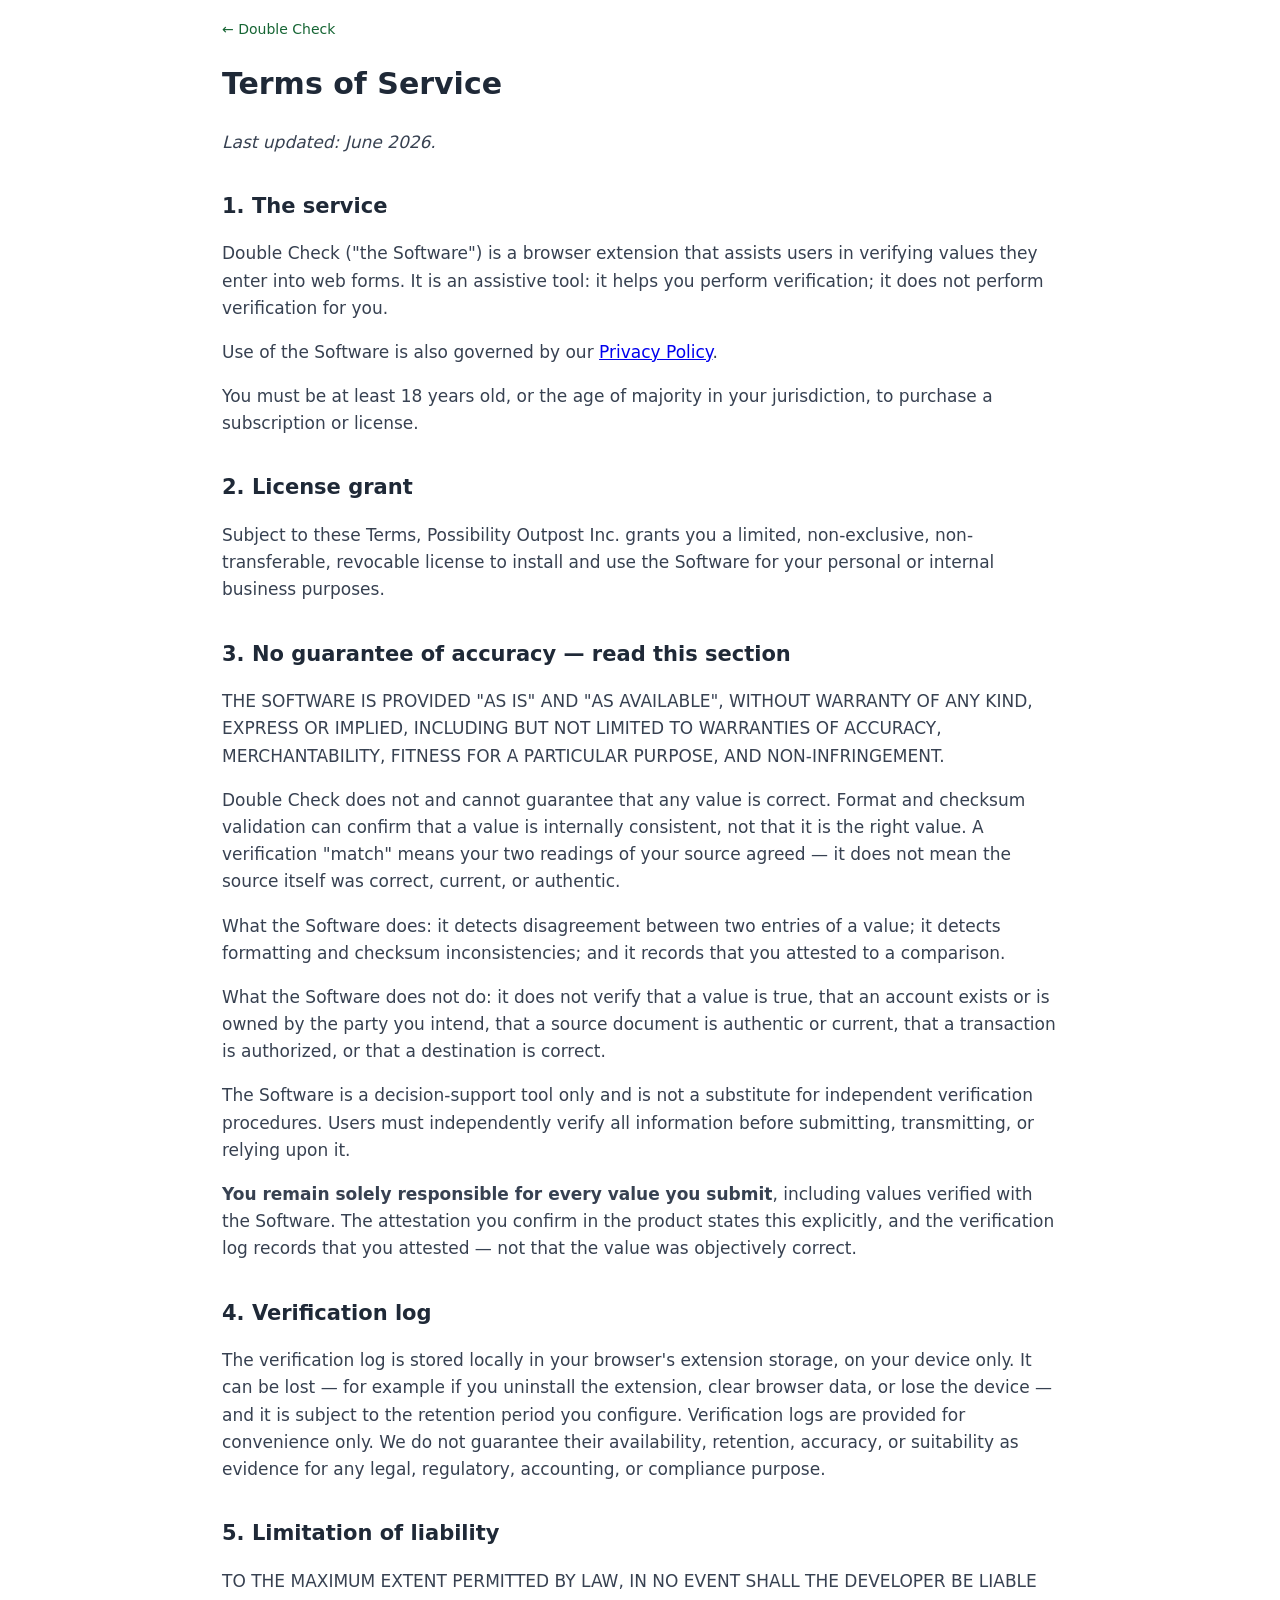
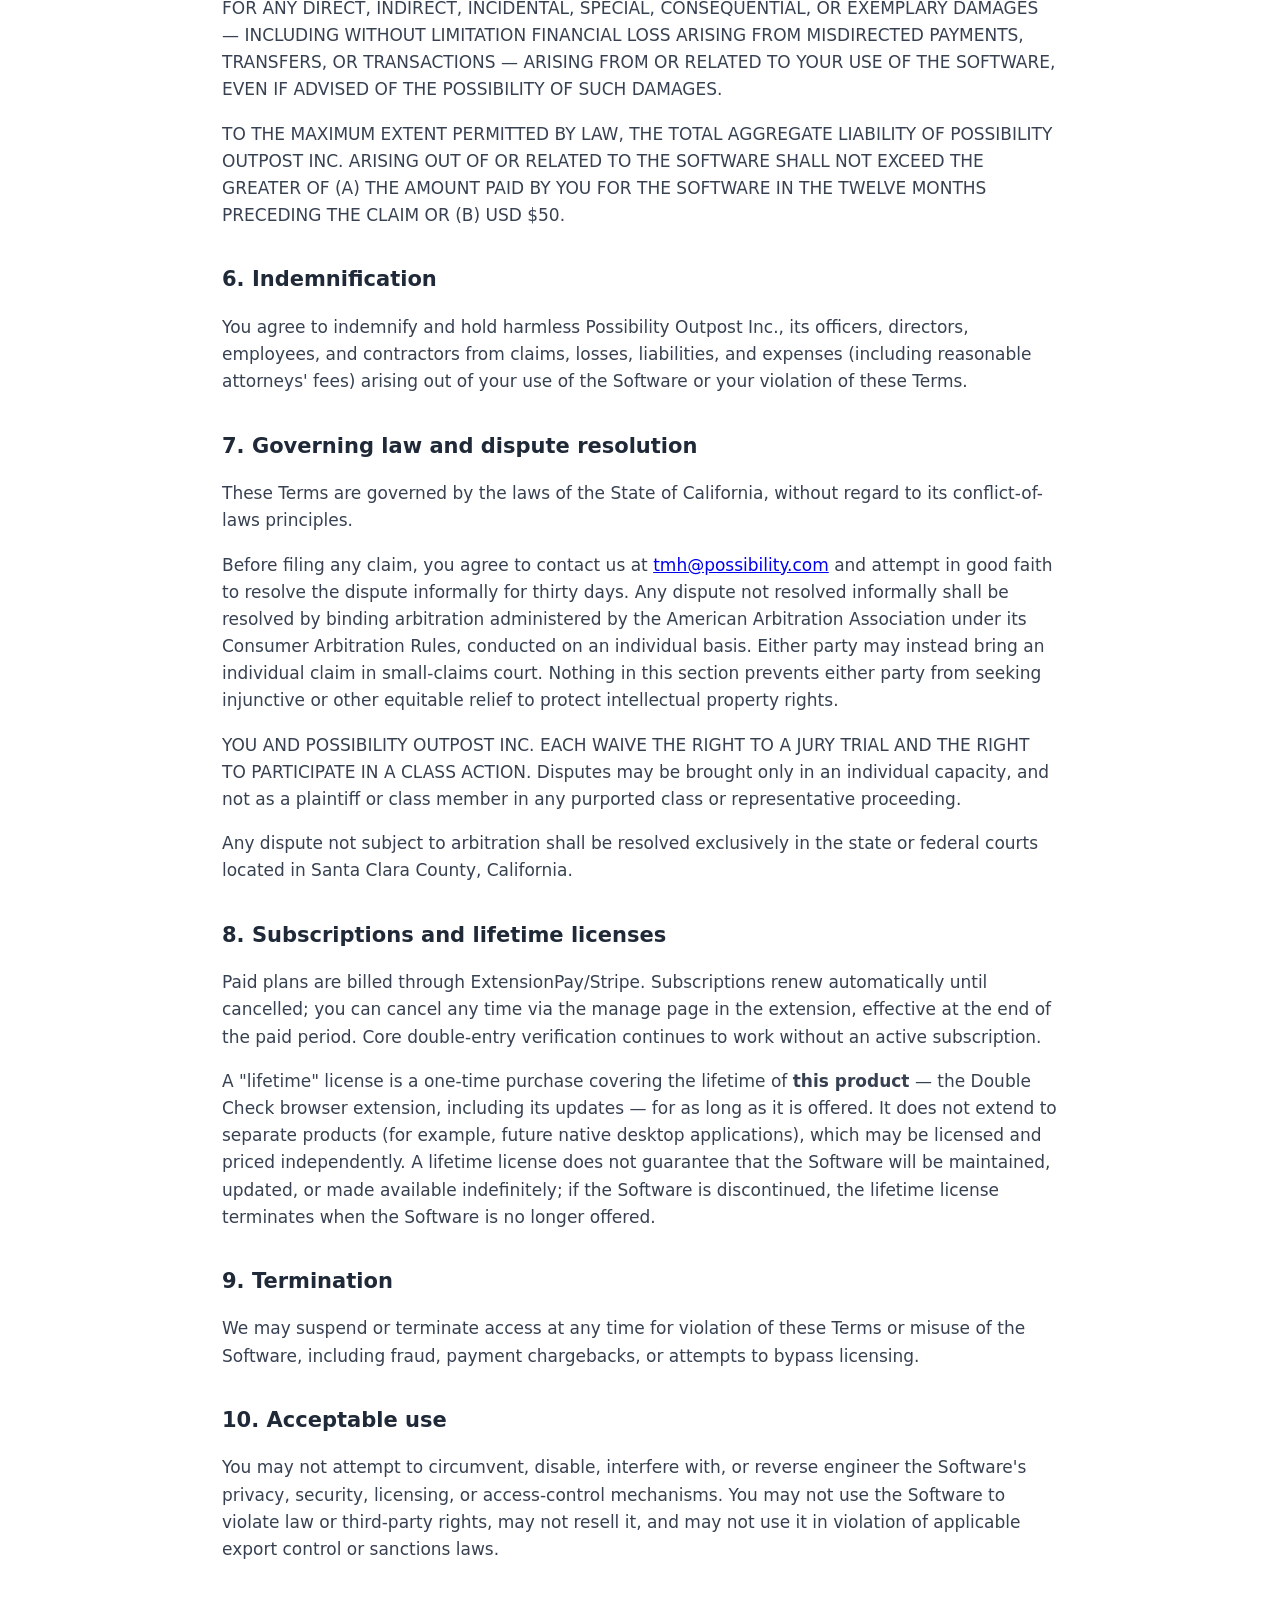
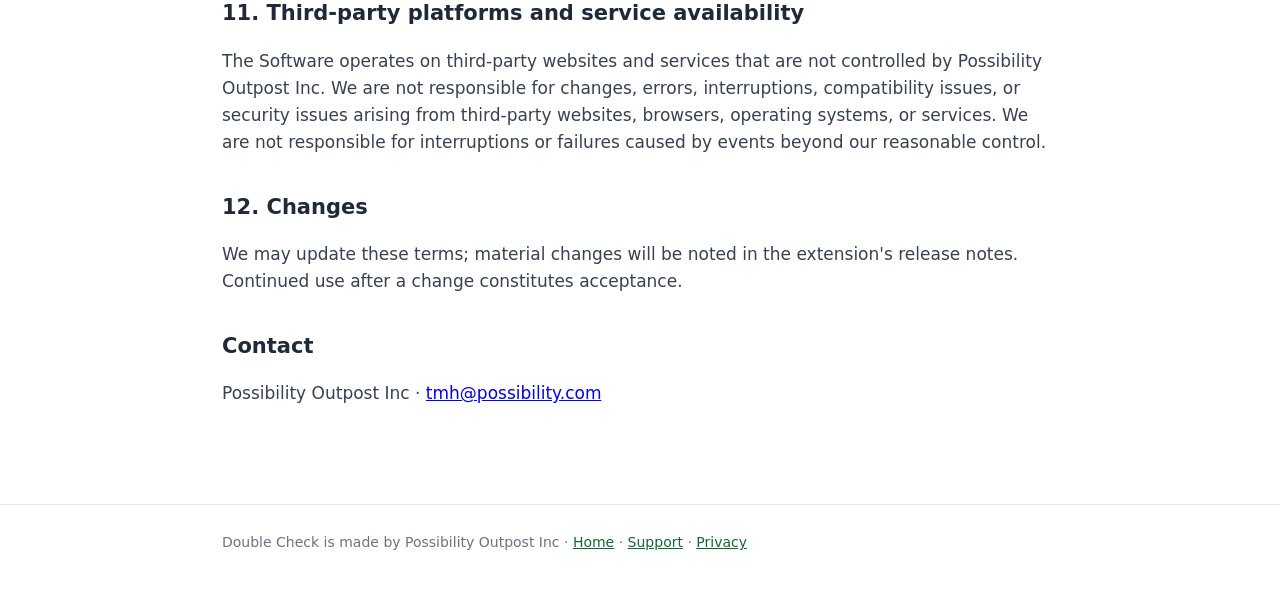
<file: terms.html>
<!doctype html>
<html lang="en">
<head>
  <meta charset="UTF-8">
  <meta name="viewport" content="width=device-width, initial-scale=1.0">
  <title>Terms of Service — Double Check</title>
  <link rel="icon" href="favicon.png">
  <link rel="stylesheet" href="style.css">
</head>
<body>
  <div class="wrap docpage">
    <nav class="crumb"><a href="index.html">← Double Check</a></nav>
    <h1>Terms of Service</h1>
    <p><em>Last updated: June 2026.</em></p>

    <h2>1. The service</h2>
    <p>Double Check ("the Software") is a browser extension that assists users in verifying
    values they enter into web forms. It is an assistive tool: it helps you perform
    verification; it does not perform verification for you.</p>
    <p>Use of the Software is also governed by our <a href="privacy.html">Privacy Policy</a>.</p>
    <p>You must be at least 18 years old, or the age of majority in your jurisdiction, to
    purchase a subscription or license.</p>

    <h2>2. License grant</h2>
    <p>Subject to these Terms, Possibility Outpost Inc. grants you a limited, non-exclusive,
    non-transferable, revocable license to install and use the Software for your personal or
    internal business purposes.</p>

    <h2>3. No guarantee of accuracy — read this section</h2>
    <p>THE SOFTWARE IS PROVIDED "AS IS" AND "AS AVAILABLE", WITHOUT WARRANTY OF ANY KIND,
    EXPRESS OR IMPLIED, INCLUDING BUT NOT LIMITED TO WARRANTIES OF ACCURACY, MERCHANTABILITY,
    FITNESS FOR A PARTICULAR PURPOSE, AND NON-INFRINGEMENT.</p>
    <p>Double Check does not and cannot guarantee that any value is correct. Format and checksum
    validation can confirm that a value is internally consistent, not that it is the right
    value. A verification "match" means your two readings of your source agreed — it does not
    mean the source itself was correct, current, or authentic.</p>
    <p>What the Software does: it detects disagreement between two entries of a value; it
    detects formatting and checksum inconsistencies; and it records that you attested to a
    comparison.</p>
    <p>What the Software does not do: it does not verify that a value is true, that an account
    exists or is owned by the party you intend, that a source document is authentic or current,
    that a transaction is authorized, or that a destination is correct.</p>
    <p>The Software is a decision-support tool only and is not a substitute for independent
    verification procedures. Users must independently verify all information before submitting,
    transmitting, or relying upon it.</p>
    <p><strong>You remain solely responsible for every value you submit</strong>, including
    values verified with the Software. The attestation you confirm in the product states this
    explicitly, and the verification log records that you attested — not that the value was
    objectively correct.</p>

    <h2>4. Verification log</h2>
    <p>The verification log is stored locally in your browser's extension storage, on your
    device only. It can be lost — for example if you uninstall the extension, clear browser
    data, or lose the device — and it is subject to the retention period you configure.
    Verification logs are provided for convenience only. We do not guarantee their
    availability, retention, accuracy, or suitability as evidence for any legal, regulatory,
    accounting, or compliance purpose.</p>

    <h2>5. Limitation of liability</h2>
    <p>TO THE MAXIMUM EXTENT PERMITTED BY LAW, IN NO EVENT SHALL THE DEVELOPER BE LIABLE FOR ANY
    DIRECT, INDIRECT, INCIDENTAL, SPECIAL, CONSEQUENTIAL, OR EXEMPLARY DAMAGES — INCLUDING
    WITHOUT LIMITATION FINANCIAL LOSS ARISING FROM MISDIRECTED PAYMENTS, TRANSFERS, OR
    TRANSACTIONS — ARISING FROM OR RELATED TO YOUR USE OF THE SOFTWARE, EVEN IF ADVISED OF THE
    POSSIBILITY OF SUCH DAMAGES.</p>
    <p>TO THE MAXIMUM EXTENT PERMITTED BY LAW, THE TOTAL AGGREGATE LIABILITY OF POSSIBILITY
    OUTPOST INC. ARISING OUT OF OR RELATED TO THE SOFTWARE SHALL NOT EXCEED THE GREATER OF
    (A) THE AMOUNT PAID BY YOU FOR THE SOFTWARE IN THE TWELVE MONTHS PRECEDING THE CLAIM OR
    (B) USD $50.</p>

    <h2>6. Indemnification</h2>
    <p>You agree to indemnify and hold harmless Possibility Outpost Inc., its officers,
    directors, employees, and contractors from claims, losses, liabilities, and expenses
    (including reasonable attorneys' fees) arising out of your use of the Software or your
    violation of these Terms.</p>

    <h2>7. Governing law and dispute resolution</h2>
    <p>These Terms are governed by the laws of the State of California, without regard to its
    conflict-of-laws principles.</p>
    <p>Before filing any claim, you agree to contact us at
    <a href="mailto:tmh@possibility.com">tmh@possibility.com</a> and attempt in good faith to
    resolve the dispute informally for thirty days. Any dispute not resolved informally shall be
    resolved by binding arbitration administered by the American Arbitration Association under
    its Consumer Arbitration Rules, conducted on an individual basis. Either party may instead
    bring an individual claim in small-claims court. Nothing in this section prevents either
    party from seeking injunctive or other equitable relief to protect intellectual property
    rights.</p>
    <p>YOU AND POSSIBILITY OUTPOST INC. EACH WAIVE THE RIGHT TO A JURY TRIAL AND THE RIGHT TO
    PARTICIPATE IN A CLASS ACTION. Disputes may be brought only in an individual capacity, and
    not as a plaintiff or class member in any purported class or representative proceeding.</p>
    <p>Any dispute not subject to arbitration shall be resolved exclusively in the state or
    federal courts located in Santa Clara County, California.</p>

    <h2>8. Subscriptions and lifetime licenses</h2>
    <p>Paid plans are billed through ExtensionPay/Stripe. Subscriptions renew automatically
    until cancelled; you can cancel any time via the manage page in the extension, effective at
    the end of the paid period. Core double-entry verification continues to work without an
    active subscription.</p>
    <p>A "lifetime" license is a one-time purchase covering the lifetime of <strong>this
    product</strong> — the Double Check browser extension, including its updates — for as long
    as it is offered. It does not extend to separate products (for example, future native
    desktop applications), which may be licensed and priced independently. A lifetime license
    does not guarantee that the Software will be maintained, updated, or made available
    indefinitely; if the Software is discontinued, the lifetime license terminates when the
    Software is no longer offered.</p>

    <h2>9. Termination</h2>
    <p>We may suspend or terminate access at any time for violation of these Terms or misuse of
    the Software, including fraud, payment chargebacks, or attempts to bypass licensing.</p>

    <h2>10. Acceptable use</h2>
    <p>You may not attempt to circumvent, disable, interfere with, or reverse engineer the
    Software's privacy, security, licensing, or access-control mechanisms. You may not use the
    Software to violate law or third-party rights, may not resell it, and may not use it in
    violation of applicable export control or sanctions laws.</p>

    <h2>11. Third-party platforms and service availability</h2>
    <p>The Software operates on third-party websites and services that are not controlled by
    Possibility Outpost Inc. We are not responsible for changes, errors, interruptions,
    compatibility issues, or security issues arising from third-party websites, browsers,
    operating systems, or services. We are not responsible for interruptions or failures caused
    by events beyond our reasonable control.</p>

    <h2>12. Changes</h2>
    <p>We may update these terms; material changes will be noted in the extension's release
    notes. Continued use after a change constitutes acceptance.</p>

    <h2>Contact</h2>
    <p>Possibility Outpost Inc · <a href="mailto:tmh@possibility.com">tmh@possibility.com</a></p>
  </div>
  <footer class="site"><div class="wrap">
    Double Check is made by Possibility Outpost Inc ·
    <a href="index.html">Home</a> · <a href="support.html">Support</a> · <a href="privacy.html">Privacy</a>
  </div></footer>
</body>
</html>
</file>
<file: style.css>
:root {
  --green: #166534;
  --green-dark: #14532d;
  --green-pale: #f0fdf4;
  --green-border: #86efac;
  --ink: #1f2937;
  --muted: #6b7280;
  --line: #e5e7eb;
  --bg: #f9fafb;
  --amber-bg: #fffbeb;
  --amber-border: #fcd34d;
  --amber-ink: #92400e;
}
* { box-sizing: border-box; }
body {
  margin: 0;
  font: 17px/1.6 system-ui, -apple-system, "Segoe UI", sans-serif;
  color: var(--ink);
  background: #fff;
}
.wrap { max-width: 880px; margin: 0 auto; padding: 0 22px; }
header.site {
  background: linear-gradient(135deg, var(--green-dark), var(--green));
  color: #fff;
  padding: 64px 0 56px;
  text-align: center;
}
.logo {
  width: 84px; height: 84px; border-radius: 20px; background: #fff;
  display: inline-flex; align-items: center; justify-content: center;
  margin-bottom: 18px;
}
.logo svg { width: 72%; height: 72%; }
header.site h1 { font-size: 40px; margin: 0 0 10px; letter-spacing: -.5px; }
header.site .tag { font-size: 21px; color: #bbf7d0; margin: 0 auto 14px; max-width: 560px; }
header.site .pitch { font-size: 17px; font-weight: 600; color: #fff; margin: 0 auto 26px; max-width: 560px; line-height: 1.4; }
.cta {
  display: inline-block; background: #fff; color: var(--green);
  font-weight: 750; font-size: 17px; padding: 13px 28px; border-radius: 10px;
  text-decoration: none;
}
.cta:hover { background: var(--green-pale); }
.subcta { color: #bbf7d0; font-size: 14px; margin-top: 12px; }
main { padding: 26px 0 80px; }
section { margin-top: 54px; }
h2 { font-size: 26px; margin: 0 0 14px; }
p { color: #374151; }
.promise {
  background: var(--green-pale); border: 1px solid var(--green-border);
  border-radius: 12px; padding: 18px 22px;
}
.steps { display: grid; grid-template-columns: repeat(3, 1fr); gap: 16px; }
@media (max-width: 700px) { .steps { grid-template-columns: 1fr; } }
.step {
  border: 1px solid var(--line); border-radius: 12px; padding: 16px 18px; background: var(--bg);
}
.step .n {
  display: inline-flex; width: 28px; height: 28px; border-radius: 50%;
  background: var(--green); color: #fff; align-items: center; justify-content: center;
  font-weight: 700; margin-bottom: 8px;
}
.step h3 { font-size: 16px; margin: 0 0 6px; }
.step p { font-size: 14.5px; margin: 0; }
.grid { display: grid; grid-template-columns: 1fr 1fr; gap: 14px; }
@media (max-width: 700px) { .grid { grid-template-columns: 1fr; } }
.feat { border: 1px solid var(--line); border-radius: 12px; padding: 15px 18px; }
.feat h3 { font-size: 15.5px; margin: 0 0 5px; color: var(--green); }
.feat p { font-size: 14.5px; margin: 0; }
.feat .beta {
  font-size: 11px; font-weight: 700; color: var(--amber-ink); background: var(--amber-bg);
  border: 1px solid var(--amber-border); border-radius: 9999px; padding: 1px 8px;
  margin-left: 6px; vertical-align: 2px;
}
.shot { border: 1px solid var(--line); border-radius: 12px; width: 100%; height: auto; }
.walk { display: grid; grid-template-columns: repeat(2, 1fr); gap: 28px; margin-top: 10px; align-items: start; }
@media (max-width: 700px) { .walk { grid-template-columns: 1fr; } }
.walk figure, figure.wide { margin: 0; }
.walk img { width: 100%; max-width: 420px; height: auto; border: 1px solid var(--line); border-radius: 12px; display: block; }
figure.wide { margin-top: 28px; }
figure.wide img { width: 100%; height: auto; border: 1px solid var(--line); border-radius: 12px; }
.walk figcaption, figure.wide figcaption { font-size: 14px; color: #374151; margin-top: 8px; }
.price-row { display: grid; grid-template-columns: repeat(3, 1fr); gap: 14px; }
@media (max-width: 700px) { .price-row { grid-template-columns: 1fr; } }
.price { border: 1px solid var(--line); border-radius: 12px; padding: 18px; text-align: center; }
.price.hot { border-color: var(--green); border-width: 2px; }
.price .amt { font-size: 30px; font-weight: 800; color: var(--green); }
.price .per { color: var(--muted); font-size: 14px; }
.price p { font-size: 13.5px; }
.teams {
  margin-top: 18px; padding: 16px 20px; background: var(--green-pale);
  border: 1px solid var(--green-border); border-radius: 12px; font-size: 15px;
}
.teams a { font-weight: 650; white-space: nowrap; }
footer.site {
  border-top: 1px solid var(--line); padding: 26px 0 40px; color: var(--muted); font-size: 14px;
}
footer.site a, main a { color: var(--green); }
.docpage h1 { font-size: 30px; }
.docpage h2 { font-size: 21px; margin-top: 34px; }
.docpage { padding-bottom: 80px; }
nav.crumb { padding: 18px 0 0; font-size: 14px; }
nav.crumb a { color: var(--green); text-decoration: none; }
kbd {
  font: 600 14px ui-monospace, Menlo, monospace; background: var(--bg);
  border: 1px solid #d1d5db; border-bottom-width: 2px; border-radius: 6px; padding: 1px 6px;
}
code {
  font-family: ui-monospace, Menlo, monospace; font-size: 14px;
  background: #f3f4f6; padding: 0 5px; border-radius: 5px;
}
.formats { line-height: 1.5; padding-left: 20px; }
.formats li { margin-bottom: 6px; }
.formats strong { color: #166534; }
</file>
